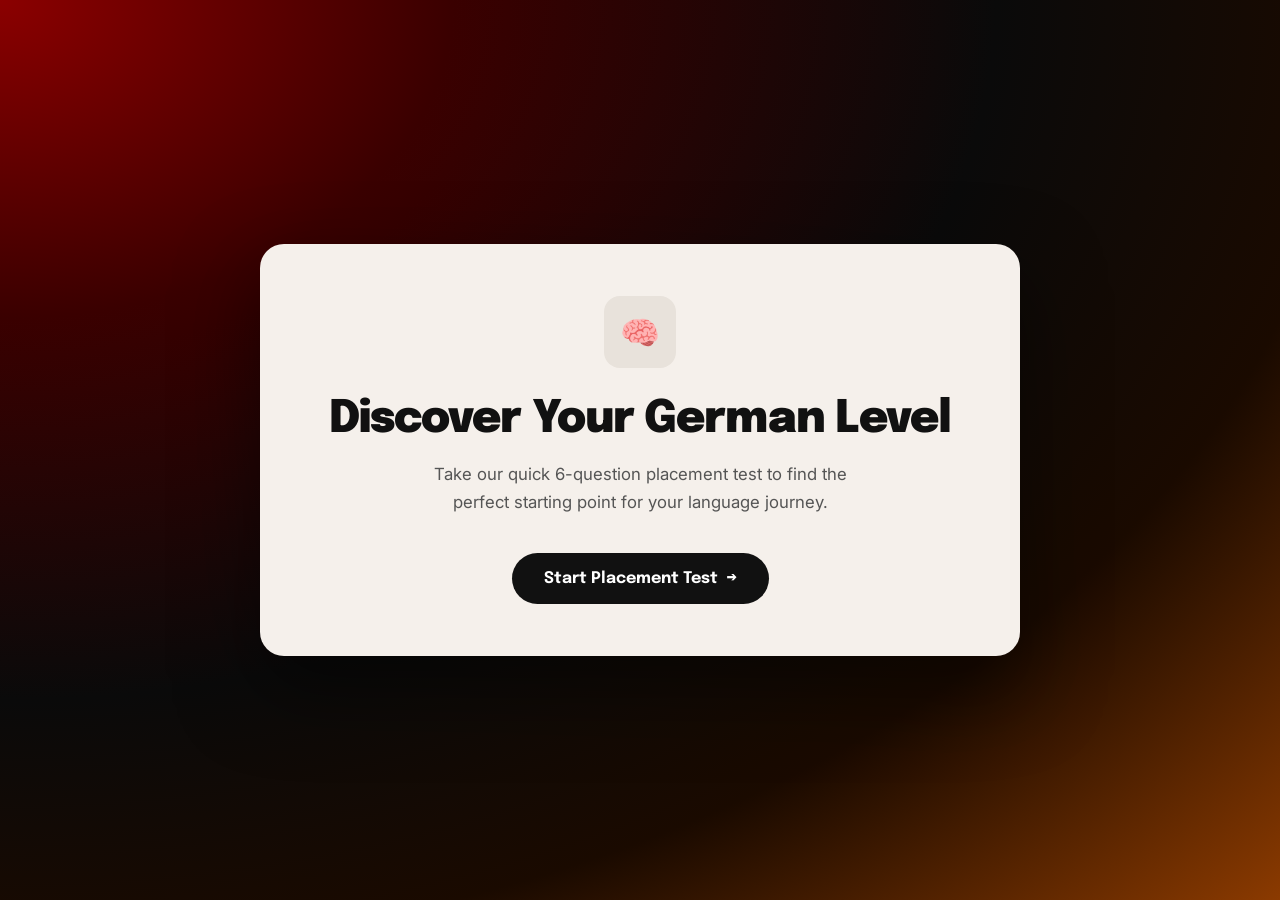
<file: index.html>
<!DOCTYPE html>
<html lang="en">
<head>
<meta charset="UTF-8"/>
<meta name="viewport" content="width=device-width, initial-scale=1.0"/>
<title>Deutsch Lernen</title>
<link href="https://fonts.googleapis.com/css2?family=Epilogue:wght@400;500;600;700;800;900&family=Inter:wght@300;400;500&display=swap" rel="stylesheet"/>
<style>
*,*::before,*::after{box-sizing:border-box;margin:0;padding:0}
html{height:100%}
body{min-height:100vh;font-family:'Inter',sans-serif;background:#0a0a0a;overflow-x:hidden}

/* ── Gradient Background ── */
.app-bg{
  min-height:100vh;width:100%;position:relative;
  display:flex;flex-direction:column;align-items:center;justify-content:flex-start;
  background:radial-gradient(ellipse at top left,#8B0000 0%,#3a0000 25%,#0a0a0a 55%,#1a0a00 75%,#8B3A00 100%);
}

/* ── Screens ── */
.screen{display:none;width:100%;min-height:100vh}
.screen.active{display:flex;flex-direction:column;align-items:center;justify-content:center;padding:32px 20px}

/* ── White Card ── */
.card{
  background:#f5f0eb;border-radius:24px;width:100%;max-width:760px;
  padding:52px;box-shadow:0 32px 80px rgba(0,0,0,0.5);position:relative;
}
@media(max-width:600px){.card{padding:36px 24px;border-radius:18px}}

/* ── Nav Bar ── */
.top-nav{width:100%;max-width:760px;display:flex;align-items:center;justify-content:space-between;padding:20px 4px 4px}
.nav-back{
  display:flex;align-items:center;gap:8px;color:rgba(255,255,255,0.85);
  font-family:'Epilogue',sans-serif;font-size:0.95rem;font-weight:500;
  cursor:pointer;border:none;background:none;transition:color 0.2s;
}
.nav-back:hover{color:#fff}
.nav-title{color:#fff;font-family:'Epilogue',sans-serif;font-weight:700;font-size:1rem;letter-spacing:0.02em}

/* ── Typography ── */
h1{font-family:'Epilogue',sans-serif;font-weight:900;font-size:clamp(2rem,5vw,2.8rem);color:#111;line-height:1.1;letter-spacing:-0.02em}
h2{font-family:'Epilogue',sans-serif;font-weight:900;font-size:clamp(1.6rem,4vw,2.2rem);color:#111;line-height:1.15;letter-spacing:-0.02em}
h3{font-family:'Epilogue',sans-serif;font-weight:700;font-size:1rem;color:#222}
p{color:#555;font-size:0.97rem;line-height:1.65}

/* ── Icon Box ── */
.icon-box{width:72px;height:72px;background:#e8e2db;border-radius:16px;display:flex;align-items:center;justify-content:center;margin:0 auto 28px;font-size:2rem}

/* ── Buttons ── */
.btn-dark{
  display:inline-flex;align-items:center;gap:10px;padding:17px 32px;
  background:#111;color:#fff;font-family:'Epilogue',sans-serif;font-weight:700;
  font-size:1rem;border:none;border-radius:50px;cursor:pointer;transition:all 0.2s;
}
.btn-dark:hover{background:#333;transform:translateY(-1px)}
.btn-dark:active{transform:translateY(0)}
.btn-outline{
  display:inline-flex;align-items:center;gap:8px;padding:13px 26px;
  background:transparent;color:#444;font-family:'Epilogue',sans-serif;font-weight:600;
  font-size:0.9rem;border:1.5px solid #ccc;border-radius:50px;cursor:pointer;transition:all 0.2s;
}
.btn-outline:hover{border-color:#888;color:#111}

/* ── Progress Dots ── */
.prog-dots{display:flex;gap:8px;justify-content:flex-end;margin-bottom:24px}
.dot{width:28px;height:8px;border-radius:4px;background:#ddd;transition:all 0.3s}
.dot.active{background:#111;width:36px}
.dot.done{background:#888}

/* ── Test Label ── */
.q-label{font-family:'Epilogue',sans-serif;font-size:0.72rem;font-weight:700;letter-spacing:0.14em;text-transform:uppercase;color:#888;margin-bottom:14px}
.q-text{font-family:'Epilogue',sans-serif;font-weight:800;font-size:clamp(1.1rem,3vw,1.45rem);color:#111;line-height:1.35;margin-bottom:28px}

/* ── Answers ── */
.answers{display:flex;flex-direction:column;gap:10px;margin-bottom:16px}
.answer-opt{
  width:100%;padding:17px 22px;background:#fff;border:1.5px solid #e0dbd4;
  border-radius:14px;color:#222;font-family:'Inter',sans-serif;font-size:0.97rem;
  font-weight:400;text-align:left;cursor:pointer;transition:all 0.18s;
}
.answer-opt:hover:not(:disabled):not(.correct):not(.wrong){border-color:#999;background:#fafafa}
.answer-opt.selected{border-color:#111;background:#fff;font-weight:500}
.answer-opt.correct{border-color:#16a34a;background:#f0fdf4;color:#15803d;font-weight:600}
.answer-opt.wrong{border-color:#dc2626;background:#fef2f2;color:#b91c1c}
.answer-opt:disabled{cursor:default}

/* ── Hint Box ── */
.hint-box{
  display:none;align-items:flex-start;gap:12px;background:#fffbeb;
  border:1.5px solid #f59e0b;border-radius:12px;padding:14px 18px;margin-bottom:16px;
  animation:fadeUp 0.25s ease;
}
.hint-box.show{display:flex}
.hint-title{font-family:'Epilogue',sans-serif;font-weight:700;font-size:0.85rem;color:#92400e;margin-bottom:3px}
.hint-box p{color:#78350f;font-size:0.88rem;margin:0}

/* ── Result ── */
#screen-result .card{text-align:center}
.result-emoji{font-size:3.5rem;margin-bottom:20px}
.result-level-big{
  font-family:'Epilogue',sans-serif;font-weight:900;font-size:clamp(4rem,12vw,7rem);line-height:1;
  background:linear-gradient(135deg,#8B0000,#cc4400);
  -webkit-background-clip:text;-webkit-text-fill-color:transparent;background-clip:text;margin-bottom:6px;
}
.result-name{font-family:'Epilogue',sans-serif;font-size:0.8rem;font-weight:700;letter-spacing:0.15em;text-transform:uppercase;color:#888;margin-bottom:20px}
.score-chip{display:inline-flex;align-items:center;gap:6px;background:#fff;border:1.5px solid #ddd;border-radius:50px;padding:8px 20px;font-size:0.88rem;font-weight:600;color:#444;margin-bottom:16px}
.result-btns{display:flex;gap:12px;justify-content:center;flex-wrap:wrap;margin-top:4px}

/* ── Modules Screen ── */
#screen-modules{justify-content:flex-start;padding:0}
.modules-wrap{width:100%;max-width:1000px;padding:0 16px 40px;margin:0 auto}
.modules-nav-bar{display:flex;align-items:center;justify-content:space-between;padding:24px 0 16px}
.modules-hero{background:#f5f0eb;border-radius:24px;padding:48px 48px 52px;box-shadow:0 32px 80px rgba(0,0,0,0.5)}
@media(max-width:600px){.modules-hero{padding:32px 22px}}
.curriculum-lbl{font-family:'Epilogue',sans-serif;font-size:0.72rem;font-weight:700;letter-spacing:0.18em;text-transform:uppercase;color:#888;margin-bottom:10px;text-align:center}
.modules-hero h2{text-align:center;margin-bottom:14px}
.modules-hero>p{text-align:center;max-width:520px;margin:0 auto 40px;font-size:0.97rem}
.modules-grid{display:grid;grid-template-columns:repeat(auto-fill,minmax(230px,1fr));gap:16px}
@media(max-width:500px){.modules-grid{grid-template-columns:1fr}}

.module-card{
  background:#fff;border:1.5px solid #e8e2db;border-radius:16px;padding:26px 22px 22px;
  cursor:pointer;transition:all 0.2s;display:flex;flex-direction:column;gap:10px;text-align:left;
}
.module-card:hover{transform:translateY(-3px);box-shadow:0 12px 32px rgba(0,0,0,0.12);border-color:#bbb}
.module-icon{width:40px;height:40px;background:#f0ebe4;border-radius:10px;display:flex;align-items:center;justify-content:center;font-size:1.1rem;margin-bottom:4px}
.module-card h3{font-size:0.95rem;color:#111;line-height:1.4}
.start-row{
  display:flex;align-items:center;gap:8px;font-family:'Epilogue',sans-serif;font-size:0.72rem;
  font-weight:700;letter-spacing:0.1em;text-transform:uppercase;color:#666;
  margin-top:auto;padding-top:10px;border-top:1px solid #ede8e1;
}
.start-icon{width:22px;height:22px;border:1.5px solid #999;border-radius:50%;display:flex;align-items:center;justify-content:center;font-size:0.6rem;color:#666}

/* ── Module Learning Screen ── */
#screen-module{justify-content:flex-start;padding:0 0 60px}
.module-wrap{width:100%;max-width:760px;padding:0 16px}
.module-top-bar{display:flex;align-items:center;justify-content:space-between;padding:24px 0 16px}

/* Notes */
.notes-card{background:#f5f0eb;border-radius:24px;padding:40px 44px;margin-bottom:20px;box-shadow:0 20px 60px rgba(0,0,0,0.4)}
@media(max-width:600px){.notes-card{padding:28px 22px}}
.notes-sub{display:flex;align-items:center;gap:8px;color:#888;font-size:0.88rem;margin-bottom:28px}
.notes-card h2{margin-bottom:10px}
.notes-card h3{font-size:1rem;color:#333;margin:22px 0 8px}
.notes-card p{color:#444;font-size:0.95rem;line-height:1.75;margin-bottom:14px}
.notes-card ul{padding-left:0;margin-bottom:14px;list-style:none}
.notes-card ul li{color:#444;font-size:0.95rem;line-height:1.7;padding:4px 0 4px 20px;position:relative}
.notes-card ul li::before{content:'•';position:absolute;left:4px;color:#888}
.note-box{background:#fff8e8;border-left:3px solid #d97706;border-radius:0 10px 10px 0;padding:14px 18px;margin:16px 0}
.tip-box{background:#fff0f0;border-left:3px solid #cc2200;border-radius:0 10px 10px 0;padding:14px 18px;margin:16px 0}
.box-lbl{font-family:'Epilogue',sans-serif;font-weight:700;font-size:0.78rem;letter-spacing:0.08em;text-transform:uppercase;margin-bottom:4px}
.note-box .box-lbl{color:#b45309}
.tip-box .box-lbl{color:#cc2200}
.note-box p,.tip-box p{color:#555;font-size:0.9rem;margin:0}
.start-practice-wrap{text-align:center;padding:32px 0 8px;border-top:1px solid #e0dbd4;margin-top:32px}

/* Practice */
.practice-card{background:#f5f0eb;border-radius:24px;padding:36px 44px;box-shadow:0 20px 60px rgba(0,0,0,0.4)}
@media(max-width:600px){.practice-card{padding:24px 20px}}
.practice-top{display:flex;align-items:center;justify-content:space-between;margin-bottom:24px}
.practice-lbl{font-family:'Epilogue',sans-serif;font-size:0.72rem;font-weight:700;letter-spacing:0.14em;text-transform:uppercase;color:#888}
.pdots{display:flex;gap:7px}
.pdot{width:26px;height:8px;border-radius:4px;background:#ddd;transition:all 0.3s}
.pdot.active{background:#111;width:34px}
.pdot.done{background:#888}

/* Completion */
.completion-card{
  background:#f5f0eb;border-radius:24px;padding:60px 44px;text-align:center;
  box-shadow:0 20px 60px rgba(0,0,0,0.4);display:none;
}
.completion-card.show{display:block;animation:fadeUp 0.4s ease}
.completion-card h2{margin-bottom:10px}
.completion-card p{margin-bottom:32px}
.completion-btns{display:flex;gap:12px;justify-content:center;flex-wrap:wrap}

/* ── Animations ── */
@keyframes fadeUp{from{opacity:0;transform:translateY(12px)}to{opacity:1;transform:translateY(0)}}
.fade-in{animation:fadeUp 0.35s ease both}

::-webkit-scrollbar{width:5px}
::-webkit-scrollbar-track{background:transparent}
::-webkit-scrollbar-thumb{background:rgba(255,255,255,0.15);border-radius:3px}
</style>
</head>
<body>
<div class="app-bg">

<!-- ══════════════════════════════
     SCREEN 1: WELCOME
══════════════════════════════ -->
<div class="screen active" id="screen-welcome">
  <div class="card fade-in" style="text-align:center">
    <div class="icon-box">🧠</div>
    <h1>Discover Your German Level</h1>
    <p style="max-width:420px;margin:16px auto 36px;font-size:1.05rem">
      Take our quick 6-question placement test to find the perfect starting point for your language journey.
    </p>
    <button class="btn-dark" onclick="startTest()">Start Placement Test &nbsp;→</button>
  </div>
</div>

<!-- ══════════════════════════════
     SCREEN 2: PLACEMENT TEST
══════════════════════════════ -->
<div class="screen" id="screen-test">
  <div class="top-nav">
    <div style="width:60px"></div>
    <span class="nav-title">Placement Test</span>
    <div style="width:60px"></div>
  </div>
  <div class="card fade-in">
    <div class="prog-dots" id="testDots"></div>
    <div class="q-label" id="testLabel">QUESTION 1 OF 6</div>
    <p class="q-text" id="testQ"></p>
    <div class="answers" id="testAnswers"></div>
    <div class="hint-box" id="testHint">
      <div><div class="hint-title">Hint</div><p id="testHintText"></p></div>
    </div>
    <div style="display:flex;justify-content:flex-end;margin-top:8px">
      <button class="btn-dark" id="testSubmit" onclick="submitTest()" disabled>Submit →</button>
    </div>
  </div>
</div>

<!-- ══════════════════════════════
     SCREEN 3: RESULT
══════════════════════════════ -->
<div class="screen" id="screen-result">
  <div class="card fade-in">
    <div class="result-emoji">🎯</div>
    <div class="score-chip">⭐ <span id="resultScore">0 / 6 correct</span></div>
    <p style="font-size:0.8rem;color:#888;text-transform:uppercase;letter-spacing:0.12em;margin-bottom:6px">Your Level</p>
    <div class="result-level-big" id="resultBig">A1</div>
    <div class="result-name" id="resultName">Beginner</div>
    <p id="resultDesc" style="max-width:400px;margin:0 auto 32px"></p>
    <div class="result-btns">
      <button class="btn-dark" onclick="goToModules()">Go to My Modules →</button>
      <button class="btn-outline" onclick="startTest()">↺ Retake Test</button>
    </div>
  </div>
</div>

<!-- ══════════════════════════════
     SCREEN 4: MODULES
══════════════════════════════ -->
<div class="screen" id="screen-modules">
  <div class="modules-wrap">
    <div class="modules-nav-bar">
      <button class="nav-back" onclick="showScreen('screen-result')">← Back</button>
      <span class="nav-title" id="modulesNavTitle">Level A1</span>
      <div style="width:60px"></div>
    </div>
    <div class="modules-hero fade-in">
      <p class="curriculum-lbl">CURRICULUM</p>
      <h2 id="modulesTitle">Level A1 Modules</h2>
      <p id="modulesSubtitle"></p>
      <div class="modules-grid" id="modulesGrid"></div>
    </div>
  </div>
</div>

<!-- ══════════════════════════════
     SCREEN 5: MODULE
══════════════════════════════ -->
<div class="screen" id="screen-module">
  <div class="module-wrap">
    <div class="module-top-bar">
      <button class="nav-back" onclick="showScreen('screen-modules')">← Back</button>
      <span class="nav-title" id="moduleNavTitle">Module</span>
      <div style="width:60px"></div>
    </div>

    <!-- Notes -->
    <div class="notes-card fade-in" id="notesCard">
      <div class="notes-sub">
        <svg width="16" height="16" fill="none" stroke="currentColor" viewBox="0 0 24 24"><path stroke-linecap="round" stroke-linejoin="round" stroke-width="2" d="M12 6.253v13m0-13C10.832 5.477 9.246 5 7.5 5S4.168 5.477 3 6.253v13C4.168 18.477 5.754 18 7.5 18s3.332.477 4.5 1.253m0-13C13.168 5.477 14.754 5 16.5 5c1.747 0 3.332.477 4.5 1.253v13C19.832 18.477 18.247 18 16.5 18c-1.746 0-3.332.477-4.5 1.253"/></svg>
        Study the notes below, then test your knowledge.
      </div>
      <div id="notesBody"></div>
      <div class="start-practice-wrap">
        <button class="btn-dark" onclick="startPractice()">Start Practice →</button>
      </div>
    </div>

    <!-- Practice -->
    <div class="practice-card fade-in" id="practiceCard" style="display:none">
      <div class="practice-top">
        <span class="practice-lbl">PRACTICE</span>
        <div class="pdots" id="pdots"></div>
      </div>
      <p class="q-text" id="practiceQ"></p>
      <div class="answers" id="practiceAnswers"></div>
      <div class="hint-box" id="practiceHint">
        <div><div class="hint-title">Hint</div><p id="practiceHintTxt"></p></div>
      </div>
      <div style="display:flex;justify-content:flex-end;margin-top:16px">
        <button class="btn-dark" id="practiceSubmit" onclick="submitPractice()" disabled>Submit →</button>
      </div>
    </div>

    <!-- Completion -->
    <div class="completion-card" id="completionCard">
      <div style="font-size:3rem;margin-bottom:20px">🏆</div>
      <h2>Module Complete!</h2>
      <p id="completionMsg"></p>
      <div class="completion-btns">
        <button class="btn-dark" id="nextModBtn">Next Module →</button>
        <button class="btn-outline" onclick="showScreen('screen-modules')">← All Modules</button>
      </div>
    </div>
  </div>
</div>

</div><!-- /app-bg -->

<script>
// ═══════════════════ DATA ═══════════════════

const PLACEMENT=[
  {text:'How do you say "Good morning" in German?',opts:['Guten Abend','Guten Morgen','Gute Nacht','Auf Wiedersehen'],correct:1,hint:'"Morgen" is the German word for morning.'},
  {text:'Fill in: "Ich ___ Student." (I am a student.)',opts:['ist','bist','bin','sind'],correct:2,hint:'"Ich" uses "bin" — first-person singular of sein (to be).'},
  {text:'Which uses the Perfekt tense correctly?',opts:['Ich habe gestern ins Kino gegangen.','Ich bin gestern ins Kino gegangen.','Ich war gestern ins Kino gegangen.','Ich hatte gestern ins Kino gegangen.'],correct:1,hint:'Movement verbs like gehen use "sein" as auxiliary in Perfekt, not "haben".'},
  {text:'Correct word order: "Obwohl es regnete, ___."',opts:['...gingen wir spazieren.','...wir gingen spazieren.','...spazieren gingen wir.','...wir spazieren gingen.'],correct:0,hint:'After "obwohl" verb-final order applies; the following main clause uses V2 order.'},
  {text:'"Seine Aussagen entbehrten jeder ___." (His statements lacked any basis.)',opts:['Grundlage','Untergrund','Fundament','Hintergrund'],correct:0,hint:'"Grundlage" = basis/foundation abstractly. "Einer Sache entbehren" = to lack.'},
  {text:'Correct Konjunktiv II in formal reported speech:',opts:['Er sagte, er geht morgen.','Er sagte, er würde morgen gehen.','Er sagte, er geht morgen gehen.','Er sagte, er ist morgen gegangen.'],correct:1,hint:'"Würde + infinitive" signals reported/distanced content in indirect speech.'}
];

const LEVEL_INFO={
  A1:{name:'Beginner',desc:"You're just starting out — exciting! Your A1 modules will build a solid foundation with greetings, grammar, and everyday vocabulary.",sub:"Master the fundamentals of A1 German. Complete the modules sequentially to build a strong foundation."},
  B1:{name:'Intermediate',desc:"Good grasp of the basics! Your B1 modules help you express ideas, handle everyday situations, and tackle more complex grammar.",sub:"Expand your German with B1 grammar, tenses, and natural expression. Work through each module to level up your fluency."},
  C1:{name:'Advanced',desc:"Impressive command of German! Your C1 modules will sharpen nuance, formal writing, and complex grammatical structures.",sub:"Refine your German to near-native precision — advanced grammar, formal register, and idiomatic expression."}
};

const MODULES={
  A1:[
    {title:'Greetings & Introductions',sub:'Hello, names, and basic phrases',
     notes:`<h2>Greetings & Introductions</h2><p>In German, greetings depend on time of day and formality level.</p><ul><li><strong>Guten Morgen</strong> — Good morning (until noon)</li><li><strong>Guten Tag</strong> — Good day / Hello (formal)</li><li><strong>Guten Abend</strong> — Good evening</li><li><strong>Hallo</strong> — Hello (informal)</li><li><strong>Tschüss / Auf Wiedersehen</strong> — Goodbye (informal / formal)</li></ul><div class="note-box"><div class="box-lbl">Note:</div><p>"Guten Tag" is a safe all-purpose formal greeting. Use "Hallo" only with friends or peers.</p></div><p>To introduce yourself:</p><ul><li><strong>Ich heiße …</strong> — My name is …</li><li><strong>Ich bin …</strong> — I am …</li><li><strong>Wie heißen Sie?</strong> — What is your name? (formal)</li><li><strong>Wie heißt du?</strong> — What is your name? (informal)</li></ul><div class="tip-box"><div class="box-lbl">Tip:</div><p>Use "Sie" (capital S) with strangers, teachers, or professionals. Use "du" with friends and family.</p></div><p>To ask where someone is from: <strong>Woher kommen Sie?</strong> — Answer: <strong>Ich komme aus Deutschland.</strong></p>`,
     questions:[
       {q:'What does "Guten Morgen" mean?',opts:['Good evening','Good night','Good morning','Good afternoon'],correct:2,hint:'"Morgen" = morning.'},
       {q:'How do you say "My name is Maria"?',opts:['Ich bin Maria heißt.','Ich heiße Maria.','Maria bin ich heiße.','Mein Name heiße Maria.'],correct:1,hint:'"Ich heiße" = "I am called".'},
       {q:'Which greeting is INFORMAL?',opts:['Guten Tag','Guten Morgen','Hallo','Guten Abend'],correct:2,hint:'"Hallo" is the casual everyday greeting.'},
       {q:'Meeting your professor — which pronoun?',opts:['du','ihr','Sie','dich'],correct:2,hint:'"Sie" (capital S) is the formal address in German.'},
       {q:'How do you say "Goodbye" formally?',opts:['Tschüss','Ciao','Hallo','Auf Wiedersehen'],correct:3,hint:'"Auf Wiedersehen" = "until we see each other again".'}
     ]},
    {title:'Numbers & Colors',sub:'Count 1–100, name basic colors',
     notes:`<h2>Numbers & Colors</h2><p>Numbers and colors are essential early vocabulary.</p><h3>Numbers 1–20</h3><ul><li>1–10: <strong>eins, zwei, drei, vier, fünf, sechs, sieben, acht, neun, zehn</strong></li><li>11–20: <strong>elf, zwölf, dreizehn, vierzehn, fünfzehn, sechzehn, siebzehn, achtzehn, neunzehn, zwanzig</strong></li></ul><div class="note-box"><div class="box-lbl">Note:</div><p>Numbers above 20 are "units + und + tens": 21 = <strong>einundzwanzig</strong>.</p></div><h3>Common Colors</h3><ul><li>rot · blau · gelb · grün · schwarz · weiß · grau · braun</li></ul><div class="tip-box"><div class="box-lbl">Tip:</div><p>Colors as adjectives change by gender: "Ein rotes Auto" (neuter), "eine rote Rose" (feminine).</p></div>`,
     questions:[
       {q:'German word for the number 7?',opts:['Sechs','Acht','Sieben','Neun'],correct:2,hint:'Count: eins, zwei, drei, vier, fünf, sechs, sieben.'},
       {q:'How do you say "black"?',opts:['Weiß','Rot','Grün','Schwarz'],correct:3,hint:'The German flag is schwarz-rot-gold.'},
       {q:'What is 21 in German?',opts:['Zwanzigein','Einundzwanzig','Einzwanzig','Zwanzigeins'],correct:1,hint:'German: unit + und + ten.'},
       {q:'Which word means "yellow"?',opts:['Gelb','Grau','Blau','Braun'],correct:0,hint:'The color of the sun.'},
       {q:'"Three hundred" in German?',opts:['Dreizehn','Dreißig','Dreihundert','Dreiundert'],correct:2,hint:'"Hundert" = hundred. Drei + hundert.'}
     ]},
    {title:'Articles & Gender',sub:'der, die, das — noun gender',
     notes:`<h2>Articles & Gender</h2><p>Every German noun has gender: masculine (der), feminine (die), or neuter (das). Learn the article with the noun.</p><ul><li><strong>der</strong> — masculine: der Mann (the man)</li><li><strong>die</strong> — feminine: die Frau (the woman)</li><li><strong>das</strong> — neuter: das Kind (the child)</li></ul><div class="note-box"><div class="box-lbl">Note:</div><p>Indefinite articles: <strong>ein</strong> (m/n), <strong>eine</strong> (f). Example: ein Mann, eine Frau, ein Kind.</p></div><p>Gender patterns:</p><ul><li>Endings <strong>-ung, -heit, -keit, -schaft</strong> → always feminine (die)</li><li>Endings <strong>-chen, -lein</strong> → always neuter (das)</li><li>Male persons/professions → usually masculine (der)</li></ul><div class="tip-box"><div class="box-lbl">Tip:</div><p>Always learn "der Tisch", not just "Tisch". The article saves you a lot of trouble later!</p></div>`,
     questions:[
       {q:'Article for "Frau" (woman)?',opts:['der','das','die','ein'],correct:2,hint:'"Frau" is feminine — female persons use "die".'},
       {q:'Ending that signals feminine noun?',opts:['-chen','-heit','-lein','-ig'],correct:1,hint:'-heit, -keit, -schaft, -ung are always feminine.'},
       {q:'Article for neuter nouns?',opts:['der','die','das','den'],correct:2,hint:'der (m), die (f), das (n).'},
       {q:'"Das Mädchen" uses "das" because:',opts:['Girls are neuter','It ends in -chen — always neuter','It is an exception','Southern German rule'],correct:1,hint:'-chen and -lein endings always make nouns neuter.'},
       {q:'Indefinite article for a masculine noun?',opts:['eine','ein','der','eines'],correct:1,hint:'Masculine and neuter share "ein".'}
     ]},
    {title:'Everyday Verbs',sub:'sein, haben, machen, gehen',
     notes:`<h2>Everyday Verbs</h2><p>German verbs conjugate based on the subject. These are the most essential verbs.</p><h3>sein (to be)</h3><ul><li>ich bin · du bist · er/sie/es ist · wir sind · ihr seid · sie/Sie sind</li></ul><h3>haben (to have)</h3><ul><li>ich habe · du hast · er/sie/es hat · wir haben · ihr habt · sie/Sie haben</li></ul><div class="note-box"><div class="box-lbl">Note:</div><p>"sein" and "haben" are irregular — they must be memorized.</p></div><p>Regular verbs follow stem + ending:</p><ul><li><strong>machen</strong>: ich mache, du machst, er macht</li><li><strong>gehen</strong>: ich gehe, du gehst, er geht</li><li><strong>kommen</strong>: ich komme, du kommst, er kommt</li></ul><div class="tip-box"><div class="box-lbl">Tip:</div><p>The verb always comes SECOND in a German statement. "Heute <strong>gehe</strong> ich." — even when not the subject comes first!</p></div>`,
     questions:[
       {q:'Correct form of "sein" for "ich"?',opts:['ist','seid','sind','bin'],correct:3,hint:'"sein" is irregular: ich bin, du bist, er ist.'},
       {q:'"Er ___ einen Bruder." (He has a brother.)',opts:['bin','hat','hast','haben'],correct:1,hint:'"Er" = 3rd person singular → "haben" becomes "hat".'},
       {q:'Correct German word order?',opts:['Ich heute gehe.','Gehe ich heute.','Ich gehe heute.','Heute ich gehe.'],correct:2,hint:'Verb must be in second position.'},
       {q:'What does "machen" mean?',opts:['to go','to come','to say','to do / make'],correct:3,hint:'"Ich mache Hausaufgaben" = I do homework.'},
       {q:'"Wir ___ aus Berlin."',opts:['komme','kommt','kommen','kommst'],correct:2,hint:'"Wir" uses the same ending as the infinitive: -en.'}
     ]},
    {title:'Family & People',sub:'Describe family members',
     notes:`<h2>Family & People</h2><p>Essential family vocabulary in German:</p><ul><li>die Mutter — mother · der Vater — father</li><li>die Eltern — parents · das Kind — child</li><li>der Bruder — brother · die Schwester — sister</li><li>die Großmutter / Oma · der Großvater / Opa</li><li>der Onkel — uncle · die Tante — aunt</li></ul><div class="note-box"><div class="box-lbl">Note:</div><p>"Geschwister" = siblings (plural only). "Ich habe Geschwister" = I have siblings.</p></div><p>Describing people:</p><ul><li>Mein Vater ist groß und freundlich.</li><li>Meine Schwester ist jung.</li></ul><div class="tip-box"><div class="box-lbl">Tip:</div><p>Possessive adjectives change by gender: "mein Bruder" (m) vs "meine Schwester" (f).</p></div>`,
     questions:[
       {q:'German for "mother"?',opts:['die Tochter','der Vater','die Mutter','die Schwester'],correct:2,hint:'"Mutter" sounds similar to "mother"!'},
       {q:'"my brother" in German?',opts:['meine Bruder','meinen Bruder','mein Bruder','der mein Bruder'],correct:2,hint:'"Bruder" is masculine → "mein" (nominative, no extra ending).'},
       {q:'"Geschwister" means:',opts:['parents','grandparents','siblings','cousins'],correct:2,hint:'"Geschwister" is always plural — brothers and/or sisters.'},
       {q:'What does "der Großvater" mean?',opts:['great-uncle','grandfather','great-grandfather','uncle'],correct:1,hint:'"Groß" = big/great, "Vater" = father.'},
       {q:'"Meine Schwester ___ jung."',opts:['haben','bin','sind','ist'],correct:3,hint:'"Schwester" is feminine singular → "ist".'}
     ]}
  ],
  B1:[
    {title:'Perfekt Tense',sub:'Talking about past events naturally',
     notes:`<h2>The Perfekt Tense</h2><p>The Perfekt is the most common way to talk about the past in spoken German. Structure: <strong>haben/sein + Partizip II</strong></p><ul><li>Ich <strong>habe</strong> das Buch gelesen.</li><li>Er <strong>ist</strong> nach Hause gegangen.</li></ul><div class="note-box"><div class="box-lbl">Note:</div><p>Use <strong>sein</strong> with movement/change-of-state verbs: gehen, kommen, fahren, fliegen, werden, bleiben.</p></div><h3>Forming Partizip II</h3><ul><li>Regular: ge- + stem + -(e)t → gemacht, gespielt</li><li>Irregular: ge- + changed stem + -en → gegessen, geschrieben</li><li>Prefixed verbs (be-, er-, ver-): no extra ge- → besucht, erklärt</li></ul><div class="tip-box"><div class="box-lbl">Tip:</div><p>Partizip II always goes to the END: "Ich habe gestern viel <em>gearbeitet</em>."</p></div>`,
     questions:[
       {q:'Auxiliary for "fahren" in Perfekt?',opts:['haben','sein','werden','können'],correct:1,hint:'"fahren" is a movement verb — use "sein".'},
       {q:'Partizip II of "machen"?',opts:['gemacht','gegemacht','macht','gemachen'],correct:0,hint:'Regular: ge- + stem + -t. Mach+t = gemacht.'},
       {q:'Where does Partizip II go?',opts:['At the start','After the subject','Second position','At the very end'],correct:3,hint:'Partizip II is always sentence-final.'},
       {q:'Correct sentence?',opts:['Ich habe nach Hause gegangen.','Ich bin nach Hause gegangen.','Ich sein nach Hause gegangen.','Ich habe nach Hause geht.'],correct:1,hint:'"gehen" is a movement verb → takes "sein".'},
       {q:'Partizip II of "schreiben"?',opts:['geschreibt','schrieben','geschrieben','gewriten'],correct:2,hint:'"schreiben" is irregular: schrieb → geschrieben.'}
     ]},
    {title:'Modal Verbs',sub:'können, müssen, dürfen, wollen',
     notes:`<h2>Modal Verbs</h2><p>Modal verbs express ability, permission, necessity, or desire. Always paired with an infinitive at the end.</p><ul><li><strong>können</strong> — can / to be able to</li><li><strong>müssen</strong> — must / to have to</li><li><strong>dürfen</strong> — may / to be allowed to</li><li><strong>wollen</strong> — to want to</li><li><strong>sollen</strong> — should / to be supposed to</li><li><strong>möchten</strong> — would like to (polite)</li></ul><div class="note-box"><div class="box-lbl">Note:</div><p>Modal verbs are irregular in singular: ich <strong>kann</strong>, du <strong>kannst</strong>, er <strong>kann</strong>.</p></div><p>Structure: <strong>Modal (position 2) + … + Infinitive (end)</strong></p><ul><li>Ich <strong>muss</strong> heute Abend <em>arbeiten</em>.</li><li>Kannst du mir <em>helfen</em>?</li></ul><div class="tip-box"><div class="box-lbl">Tip:</div><p>"nicht müssen" = don't have to. "nicht dürfen" = not allowed to. Very different meanings!</p></div>`,
     questions:[
       {q:'Modal meaning "to be allowed to"?',opts:['müssen','können','dürfen','sollen'],correct:2,hint:'"Darf ich...?" = the classic permission question.'},
       {q:'"Er ___ heute nicht kommen."',opts:['will','darf','kann','muss'],correct:2,hint:'"Können" = ability/possibility.'},
       {q:'Correct word order with modal?',opts:['Ich arbeiten muss heute.','Ich muss heute arbeiten.','Ich muss arbeiten heute.','Heute ich muss arbeiten.'],correct:1,hint:'Modal in position 2, infinitive at the end.'},
       {q:'"Möchten" most closely means:',opts:['to have to','to be able to','would like to','should'],correct:2,hint:'"Ich möchte..." = polite desire.'},
       {q:'"Du musst nicht kommen" means:',opts:["You can't come","You shouldn't come","You don't have to come","You must not come"],correct:2,hint:'"Müssen" negated = "don\'t have to".'}
     ]},
    {title:'Subordinate Clauses',sub:'weil, obwohl, dass, wenn',
     notes:`<h2>Subordinate Clauses</h2><p>Subordinate clauses give extra information. Key rule: <strong>verb goes to the END</strong>.</p><ul><li><strong>weil</strong> (because): Ich lerne Deutsch, weil es interessant <em>ist</em>.</li><li><strong>obwohl</strong> (although): Sie kommt, obwohl sie müde <em>ist</em>.</li><li><strong>dass</strong> (that): Ich weiß, dass er Recht <em>hat</em>.</li><li><strong>wenn</strong> (when/if): Wenn es regnet, bleibe ich zu Hause.</li></ul><div class="note-box"><div class="box-lbl">Note:</div><p>Subordinate clauses are ALWAYS separated by a comma. Non-optional in German!</p></div><div class="tip-box"><div class="box-lbl">Tip:</div><p>If the sub-clause comes first, the main clause inverts: "Weil es regnet, <strong>bleibe ich</strong> zu Hause."</p></div>`,
     questions:[
       {q:'Conjunction for a causal clause?',opts:['obwohl','wenn','weil','dass'],correct:2,hint:'"Weil" = because.'},
       {q:'Where does verb go in "weil" clause?',opts:['Second position','First position','At the end','Directly after weil'],correct:2,hint:'Subordinating conjunctions push verb to the very end.'},
       {q:'Correct sentence?',opts:['Ich bleibe zuhause, weil regnet es.','Ich bleibe zuhause, weil es regnet.','Ich bleibe zuhause, weil es regnen.','Ich bleibe zuhause weil es regnet.'],correct:1,hint:'Verb-final + comma before "weil".'},
       {q:'"Obwohl" means:',opts:['because','that','if','although'],correct:3,hint:'"Obwohl er krank ist, kommt er." = although he is sick, he comes.'},
       {q:'"Ich weiß, dass ___."',opts:['er kommt','kommt er','er kommen','kommt er ist'],correct:0,hint:'In a "dass" clause, conjugated verb goes at the end.'}
     ]},
    {title:'Prepositions & Cases',sub:'Accusative vs. Dative in context',
     notes:`<h2>Prepositions & Cases</h2><p>German prepositions require specific cases.</p><h3>Always Accusative</h3><ul><li>durch, für, gegen, ohne, um — memory: <strong>DOGFU</strong></li></ul><h3>Always Dative</h3><ul><li>aus, bei, mit, nach, seit, von, zu, gegenüber</li></ul><div class="note-box"><div class="box-lbl">Note:</div><p>Two-way prepositions (in, an, auf, über, unter, vor, hinter, neben, zwischen): Accusative for movement, Dative for location.</p></div><div class="tip-box"><div class="box-lbl">Tip:</div><p>Ask: movement (where to? → Accusative) or location (where? → Dative). "auf den Tisch legen" vs "auf dem Tisch liegen".</p></div>`,
     questions:[
       {q:'Preposition that always takes Accusative?',opts:['mit','bei','für','zu'],correct:2,hint:'"Für" is one of DOGFU.'},
       {q:'"Ich fahre in die Stadt" — why Accusative?',opts:["Always accusative","'in' shows movement","Follows a modal","Fixed expression"],correct:1,hint:'Two-way prepositions: movement → Accusative.'},
       {q:'"Ich gehe ___ Supermarkt."',opts:['in den','in dem','in das','zum'],correct:3,hint:'"Zum" = zu + dem. "Zu" always takes Dative.'},
       {q:'Dative-only preposition?',opts:['durch','ohne','mit','für'],correct:2,hint:'"Mit" always takes Dative.'},
       {q:'"Das Buch liegt auf ___ Tisch." (location)',opts:['dem','den','des','die'],correct:0,hint:'Location → Dative. Tisch is masculine → "dem".'}
     ]},
    {title:'Opinion & Argument',sub:'Express views and debate in German',
     notes:`<h2>Expressing Opinions in German</h2><p>Key B1 phrases for expressing and countering arguments:</p><h3>Giving Your Opinion</h3><ul><li>Ich finde, dass… (I find/think that…)</li><li>Meiner Meinung nach… (In my opinion…)</li><li>Ich bin der Meinung, dass… (I am of the opinion that…)</li><li>Ich glaube/denke, dass… (I believe/think that…)</li></ul><h3>Agreeing & Disagreeing</h3><ul><li>Das stimmt. / Genau. (That's right. / Exactly.)</li><li>Da bin ich anderer Meinung. (I disagree.)</li><li>Ich sehe das anders. (I see it differently.)</li></ul><div class="note-box"><div class="box-lbl">Note:</div><p>"Meiner Meinung nach" — "nach" always comes at the END of this fixed phrase.</p></div><div class="tip-box"><div class="box-lbl">Tip:</div><p>Structure your argument: State view → Give reason (weil/denn) → Give example (zum Beispiel).</p></div>`,
     questions:[
       {q:'What does "Meiner Meinung nach" mean?',opts:['After my opinion','In my opinion','My opinion is','I have an opinion'],correct:1,hint:'"Meinung" = opinion. Fixed phrase.'},
       {q:'Which phrase expresses DISAGREEMENT?',opts:['Das stimmt.','Genau!','Ich sehe das anders.','Ich finde auch.'],correct:2,hint:'"Anders" = differently.'},
       {q:'"Ich finde, ___ das gut ist."',opts:['weil','dass','obwohl','wenn'],correct:1,hint:'"Ich finde, dass..." introduces opinion with "dass".'},
       {q:'"Denn" is used to:',opts:['end a sentence','show contrast','give a reason (no verb-final)','ask a question'],correct:2,hint:'"Denn" = because, but verb stays in V2 position.'},
       {q:'Which means "I think"?',opts:['Ich hoffe','Ich weiß','Ich denke','Ich soll'],correct:2,hint:'"Denken" = to think.'}
     ]}
  ],
  C1:[
    {title:'Konjunktiv II',sub:'Reported speech & hypothetical mood',
     notes:`<h2>Konjunktiv II</h2><p>Expresses hypotheticals, wishes, polite requests, and reported speech.</p><h3>Formation</h3><ul><li><strong>würde + Infinitiv</strong>: Ich würde gerne kommen.</li><li>Strong forms: wäre (sein), hätte (haben), könnte (können), müsste (müssen)</li></ul><div class="note-box"><div class="box-lbl">Note:</div><p>In formal writing, prefer synthetic forms: "Er käme" not "Er würde kommen".</p></div><h3>Key Uses</h3><ul><li>Hypotheticals: Wenn ich Zeit hätte, würde ich reisen.</li><li>Polite requests: Könnten Sie mir bitte helfen?</li><li>Reported speech: Er sagte, er käme später.</li><li>Wishes: Wenn ich nur mehr Deutsch spräche!</li></ul><div class="tip-box"><div class="box-lbl">Tip:</div><p>Konjunktiv I is preferred in formal reported speech; use Konjunktiv II when Konjunktiv I is identical to indicative.</p></div>`,
     questions:[
       {q:'Konjunktiv II form of "sein"?',opts:['sei','würde sein','wäre','gewesen'],correct:2,hint:'"wäre" is the strong Konjunktiv II of "sein".'},
       {q:'Polite request using Konjunktiv II?',opts:['Helfen Sie mir!','Können Sie mir helfen?','Könnten Sie mir helfen?','Sie helfen mir.'],correct:2,hint:'"Könnten" = Konjunktiv II of "können" — softens the request.'},
       {q:'In a conditional sentence, Konjunktiv II appears:',opts:['only in main clause','only in wenn-clause','in both clauses','in neither'],correct:2,hint:'"Wenn ich Zeit hätte, würde ich kommen." — both clauses.'},
       {q:'"Er käme" is used in reported speech because:',opts:["It's Konjunktiv I","It's Perfekt of kommen","It's Konjunktiv II signalling reported content","It's irregular present"],correct:2,hint:'"Käme" = Konjunktiv II of "kommen" in indirect speech.'},
       {q:'Formal alternative to "Er würde kommen":',opts:['Er kann kommen','Er käme','Er ist gekommen','Er kommt'],correct:1,hint:'In formal writing, synthetic form "käme" is preferred.'}
     ]},
    {title:'Passive Voice',sub:'Vorgangspassiv and Zustandspassiv',
     notes:`<h2>Passive Voice</h2><p>German has two passives: Vorgangspassiv (process) and Zustandspassiv (result state).</p><h3>Vorgangspassiv</h3><ul><li>werden + Partizip II: Das Haus wird gebaut.</li><li>Past: Der Brief wurde geschrieben.</li></ul><h3>Zustandspassiv</h3><ul><li>sein + Partizip II: Das Haus ist gebaut. (finished state)</li></ul><div class="note-box"><div class="box-lbl">Note:</div><p>Agent expressed with "von + Dative". Use "durch + Accusative" for indirect agents in formal German.</p></div><div class="tip-box"><div class="box-lbl">Tip:</div><p>"Die Tür ist geöffnet" can be state passive OR adjective predicate. Context clarifies.</p></div>`,
     questions:[
       {q:'Auxiliary for Vorgangspassiv?',opts:['sein','haben','werden','lassen'],correct:2,hint:'"Werden" + Partizip II = process passive.'},
       {q:'"Das Auto ist repariert." — This is:',opts:['Vorgangspassiv','Zustandspassiv','Perfekt aktiv','Konjunktiv II'],correct:1,hint:'"Sein + Partizip II" = resulting state.'},
       {q:'How to express the agent in passive?',opts:['mit + Dative','von + Dative','durch + Nominative','für + Accusative'],correct:1,hint:'"von" + Dative.'},
       {q:'Perfekt passive of "Man hat das Fenster geöffnet":',opts:['Das Fenster hat geöffnet worden.','Das Fenster wurde geöffnet.','Das Fenster ist geöffnet worden.','Das Fenster ist geöffnet.'],correct:2,hint:'Perfekt passive = sein + Partizip II + worden.'},
       {q:'"Durch" vs "von" in passive:',opts:['direct agent','indirect means/cause','time of action','location'],correct:1,hint:'"Durch" = indirect cause, not intentional agent.'}
     ]},
    {title:'Extended Participial Phrases',sub:'Complex noun-phrase constructions',
     notes:`<h2>Extended Participial Phrases</h2><p>Formal German compresses relative clauses into participial phrases before the noun — sandwiched between article and noun.</p><p><strong>Relative clause:</strong> der Mann, der das Buch geschrieben hat<br/><strong>Participial phrase:</strong> der das Buch geschrieben habende Mann</p><div class="note-box"><div class="box-lbl">Note:</div><p>Structure: article + [all modifiers + Partizip I or II + adjective ending] + noun.</p></div><h3>Which Participle</h3><ul><li><strong>Partizip I</strong> (active, ongoing): das schlafende Kind</li><li><strong>Partizip II</strong> (passive, completed): das gebaute Haus</li></ul><div class="tip-box"><div class="box-lbl">Tip:</div><p>Common in newspapers, legal texts, and academic writing. Identify the article first, then find the participle just before the noun.</p></div>`,
     questions:[
       {q:'"Das weinende Kind" — what is "weinende"?',opts:['Partizip II as adjective','Partizip I as adjective','An infinitive','Past tense form'],correct:1,hint:'Partizip I = stem + -end + adjective ending.'},
       {q:'Partizip I of "arbeiten"?',opts:['gearbeitet','gearbeiten','arbeitend','arbeitete'],correct:2,hint:'Partizip I = stem + -d. arbeiten → arbeitend.'},
       {q:'"Der von vielen gelesene Roman" means:',opts:['The novel read by many','The novel reading many','The novel that reads many','A novel about readers'],correct:0,hint:'"Gelesen" = Partizip II functioning as passive adjective.'},
       {q:'Extended participial phrases are most common in:',opts:['Informal speech','Academic and newspaper language',"Children's books",'Text messages'],correct:1,hint:'Hallmark of formal written German.'},
       {q:'"Der gerade ___ Zug" (the just-arriving train):',opts:['ankommend Zug','ankommende Zug','ankommendes Zug','ankommen Zug'],correct:1,hint:'"Zug" is masculine nominative → adjective ending -e.'}
     ]},
    {title:'Register & Formality',sub:'Academic, formal and business German',
     notes:`<h2>Register & Formality</h2><p>At C1, register awareness is crucial. German has distinct formal and informal registers.</p><h3>Key Distinctions</h3><ul><li><strong>du / Sie</strong>: informal vs. formal</li><li><strong>Vocabulary</strong>: "kriegen" (informal) → "erhalten" (formal)</li><li><strong>Tense</strong>: Präteritum preferred over Perfekt in writing</li><li><strong>Passive</strong>: more common in academic/official texts</li></ul><div class="note-box"><div class="box-lbl">Note:</div><p>Avoid contractions in formal writing: "Ich hab's" → "Ich habe es". "Wegen dem" (colloquial) → "wegen des" (correct genitive).</p></div><h3>Formal Equivalents</h3><ul><li>kriegen → erhalten / bekommen</li><li>machen → durchführen / realisieren</li><li>sagen → mitteilen / informieren</li></ul><div class="tip-box"><div class="box-lbl">Tip:</div><p>Präteritum of modals is preferred even in spoken formal contexts: "Ich wollte fragen..." not "Ich habe fragen wollen..."</p></div>`,
     questions:[
       {q:'Formal equivalent of "kriegen":',opts:['bekommen','nehmen','holen','erhalten'],correct:3,hint:'"Erhalten" is most formal for "to receive".'},
       {q:'Preferred past tense in formal writing?',opts:['Plusquamperfekt','Futur II','Präteritum','Konjunktiv I'],correct:2,hint:'Präteritum is standard in formal texts.'},
       {q:'"Wegen" governs which case formally?',opts:['Accusative','Nominative','Dative (colloquial)','Genitive'],correct:3,hint:'Formally, "wegen" takes Genitive.'},
       {q:'Which is MORE common in formal German?',opts:['Active voice','du-form','Passive constructions','Contractions'],correct:2,hint:'Academic texts frequently use passive to depersonalise.'},
       {q:'Formal version of "Ich hab\'s gemacht":',opts:['Ich habe es getan.','Ich machte es.','Ich hab es gemacht.','Ich tut es.'],correct:0,hint:'No contraction, fully spelled out.'}
     ]},
    {title:'Advanced Idioms',sub:'Native-level expressions and collocations',
     notes:`<h2>Advanced German Idioms</h2><p>High-frequency C1 idioms that make your German sound natural:</p><ul><li><strong>auf dem Laufenden bleiben</strong> — to stay up to date</li><li><strong>jemandem auf den Nerven gehen</strong> — to get on someone's nerves</li><li><strong>den Nagel auf den Kopf treffen</strong> — to hit the nail on the head</li><li><strong>Eulen nach Athen tragen</strong> — to carry coals to Newcastle</li><li><strong>jemandem einen Bären aufbinden</strong> — to pull someone's leg / deceive</li><li><strong>etwas auf Eis legen</strong> — to put something on hold</li></ul><div class="note-box"><div class="box-lbl">Note:</div><p>"Jemandem einen Bären aufbinden" literally means "to tie a bear onto someone" — idiomatically: to deceive or trick them.</p></div><div class="tip-box"><div class="box-lbl">Tip:</div><p>Learn idioms in full sentences with context. Know what situation triggers each one and its emotional register.</p></div>`,
     questions:[
       {q:'"Den Nagel auf den Kopf treffen" means:',opts:['To make a mistake','To hit the nail on the head','To lose temper','To give up'],correct:1,hint:'Almost identical to its English equivalent.'},
       {q:'"Etwas auf Eis legen" means:',opts:['To cool down','To freeze in place','To put on hold','To preserve forever'],correct:2,hint:'Like English "put on ice" — to postpone.'},
       {q:'"Eulen nach Athen tragen" describes:',opts:['Wisdom','A pointless/redundant task','A complicated plan','Carrying burdens'],correct:1,hint:'Athens = city of wisdom. Bringing owls there is redundant.'},
       {q:'"Jemandem einen Bären aufbinden" means:',opts:['To burden someone','To lie to / deceive someone','To help with heavy task','To send on errand'],correct:1,hint:'To trick or pull someone\'s leg.'},
       {q:'"Auf dem Laufenden bleiben" means:',opts:['Stay physically active','Keep running','Stay up to date / informed','Remain in the race'],correct:2,hint:'"Laufend" = ongoing/current. Staying informed.'}
     ]}
  ]
};

// ═══════════════════ STATE ═══════════════════
let S={
  tIdx:0,tScore:0,tSel:null,tAttempts:0,
  level:'A1',
  modIdx:0,
  pIdx:0,pSel:null,pAttempts:0,pScore:0
};

// ═══════════════════ UTILS ═══════════════════
function showScreen(id){
  document.querySelectorAll('.screen').forEach(s=>s.classList.remove('active'));
  document.getElementById(id).classList.add('active');
  window.scrollTo({top:0,behavior:'smooth'});
}

function makeDots(containerId,total,current,dotClass,activeDotClass){
  const el=document.getElementById(containerId);
  el.innerHTML='';
  for(let i=0;i<total;i++){
    const d=document.createElement('div');
    d.className=dotClass+(i<current?' done':'')+(i===current?' active':'');
    el.appendChild(d);
  }
}

function renderAnswers(containerId,opts,selectFn){
  const cont=document.getElementById(containerId);
  cont.innerHTML='';
  opts.forEach((opt,i)=>{
    const btn=document.createElement('button');
    btn.className='answer-opt';
    btn.textContent=opt;
    btn.onclick=()=>selectFn(i);
    cont.appendChild(btn);
  });
}

function lockAnswers(containerId){
  document.querySelectorAll('#'+containerId+' .answer-opt').forEach(b=>b.disabled=true);
}

function setAnswerClass(containerId,idx,cls){
  const btns=[...document.querySelectorAll('#'+containerId+' .answer-opt')];
  if(btns[idx]) btns[idx].className='answer-opt '+cls;
}

function rehookAnswers(containerId,wrongIdx,selectFn,submitId){
  const btns=[...document.querySelectorAll('#'+containerId+' .answer-opt')];
  btns.forEach((b,i)=>{
    if(i!==wrongIdx){
      b.disabled=false;
      b.onclick=()=>{
        btns.forEach(x=>{if(!x.classList.contains('wrong'))x.className='answer-opt'});
        b.className='answer-opt selected';
        selectFn(i);
        document.getElementById(submitId).disabled=false;
      };
    }
  });
}

// ═══════════════════ TEST ═══════════════════
function startTest(){
  S.tIdx=0;S.tScore=0;
  showScreen('screen-test');
  renderTestQ();
}

function renderTestQ(){
  const q=PLACEMENT[S.tIdx];
  S.tSel=null;S.tAttempts=0;
  document.getElementById('testLabel').textContent=`QUESTION ${S.tIdx+1} OF 6`;
  document.getElementById('testQ').textContent=q.text;
  document.getElementById('testHint').classList.remove('show');
  document.getElementById('testSubmit').disabled=true;
  makeDots('testDots',6,S.tIdx,'dot','');
  renderAnswers('testAnswers',q.opts,i=>{
    document.querySelectorAll('#testAnswers .answer-opt').forEach(b=>b.className='answer-opt');
    document.querySelectorAll('#testAnswers .answer-opt')[i].className='answer-opt selected';
    S.tSel=i;
    document.getElementById('testSubmit').disabled=false;
  });
}

function submitTest(){
  if(S.tSel===null)return;
  const q=PLACEMENT[S.tIdx];
  lockAnswers('testAnswers');
  document.getElementById('testSubmit').disabled=true;
  if(S.tSel===q.correct){
    setAnswerClass('testAnswers',S.tSel,'correct');
    S.tScore++;
    setTimeout(nextTestQ,850);
  } else {
    setAnswerClass('testAnswers',S.tSel,'wrong');
    S.tAttempts++;
    if(S.tAttempts===1){
      document.getElementById('testHintText').textContent=q.hint;
      document.getElementById('testHint').classList.add('show');
      const sel=S.tSel;
      S.tSel=null;
      rehookAnswers('testAnswers',sel,i=>{S.tSel=i;},'testSubmit');
    } else {
      setAnswerClass('testAnswers',q.correct,'correct');
      setTimeout(nextTestQ,1300);
    }
  }
}

function nextTestQ(){
  S.tIdx++;
  if(S.tIdx>=PLACEMENT.length) finishTest();
  else renderTestQ();
}

function finishTest(){
  S.level=S.tScore<=2?'A1':S.tScore<=4?'B1':'C1';
  const info=LEVEL_INFO[S.level];
  document.getElementById('resultScore').textContent=`${S.tScore} / 6 correct`;
  document.getElementById('resultBig').textContent=S.level;
  document.getElementById('resultName').textContent=info.name;
  document.getElementById('resultDesc').textContent=info.desc;
  showScreen('screen-result');
}

// ═══════════════════ MODULES ═══════════════════
function goToModules(){
  const info=LEVEL_INFO[S.level];
  document.getElementById('modulesNavTitle').textContent=`Level ${S.level}`;
  document.getElementById('modulesTitle').textContent=`Level ${S.level} Modules`;
  document.getElementById('modulesSubtitle').textContent=info.sub;
  const grid=document.getElementById('modulesGrid');
  grid.innerHTML='';
  MODULES[S.level].forEach((m,i)=>{
    const card=document.createElement('div');
    card.className='module-card';
    card.innerHTML=`
      <div class="module-icon">📖</div>
      <h3>${i+1}. ${S.level} Module ${i+1}: ${m.title}</h3>
      <p style="font-size:0.83rem;color:#888;margin:0">${m.sub}</p>
      <div class="start-row"><div class="start-icon">▶</div>START MODULE</div>`;
    card.onclick=()=>openModule(i);
    grid.appendChild(card);
  });
  showScreen('screen-modules');
}

// ═══════════════════ MODULE ═══════════════════
function openModule(idx){
  S.modIdx=idx;S.pIdx=0;S.pScore=0;
  const mod=MODULES[S.level][idx];
  document.getElementById('moduleNavTitle').textContent=mod.title;
  document.getElementById('notesBody').innerHTML=mod.notes;
  document.getElementById('notesCard').style.display='block';
  document.getElementById('practiceCard').style.display='none';
  const cc=document.getElementById('completionCard');
  cc.classList.remove('show');cc.style.display='none';
  showScreen('screen-module');
}

function startPractice(){
  document.getElementById('notesCard').style.display='none';
  document.getElementById('practiceCard').style.display='block';
  window.scrollTo({top:0,behavior:'smooth'});
  renderPracticeQ();
}

function renderPracticeQ(){
  const q=MODULES[S.level][S.modIdx].questions[S.pIdx];
  S.pSel=null;S.pAttempts=0;
  document.getElementById('practiceHint').classList.remove('show');
  document.getElementById('practiceSubmit').disabled=true;
  makeDots('pdots',5,S.pIdx,'pdot','');
  document.getElementById('practiceQ').textContent=q.q;
  renderAnswers('practiceAnswers',q.opts,i=>{
    document.querySelectorAll('#practiceAnswers .answer-opt').forEach(b=>b.className='answer-opt');
    document.querySelectorAll('#practiceAnswers .answer-opt')[i].className='answer-opt selected';
    S.pSel=i;
    document.getElementById('practiceSubmit').disabled=false;
  });
  const pc=document.getElementById('practiceCard');
  pc.style.animation='none';pc.offsetHeight;pc.style.animation='fadeUp 0.3s ease';
}

function submitPractice(){
  if(S.pSel===null)return;
  const q=MODULES[S.level][S.modIdx].questions[S.pIdx];
  lockAnswers('practiceAnswers');
  document.getElementById('practiceSubmit').disabled=true;
  if(S.pSel===q.correct){
    setAnswerClass('practiceAnswers',S.pSel,'correct');
    S.pScore++;
    setTimeout(nextPracticeQ,850);
  } else {
    setAnswerClass('practiceAnswers',S.pSel,'wrong');
    S.pAttempts++;
    if(S.pAttempts===1){
      document.getElementById('practiceHintTxt').textContent=q.hint;
      document.getElementById('practiceHint').classList.add('show');
      const sel=S.pSel;S.pSel=null;
      rehookAnswers('practiceAnswers',sel,i=>{S.pSel=i;},'practiceSubmit');
    } else {
      setAnswerClass('practiceAnswers',q.correct,'correct');
      setTimeout(nextPracticeQ,1300);
    }
  }
}

function nextPracticeQ(){
  S.pIdx++;
  if(S.pIdx>=MODULES[S.level][S.modIdx].questions.length) showCompletion();
  else renderPracticeQ();
}

function showCompletion(){
  document.getElementById('practiceCard').style.display='none';
  const cc=document.getElementById('completionCard');
  cc.style.display='block';cc.classList.add('show');
  document.getElementById('completionMsg').textContent=
    `You got ${S.pScore} out of ${MODULES[S.level][S.modIdx].questions.length} correct. Great work!`;
  const nb=document.getElementById('nextModBtn');
  const mods=MODULES[S.level];
  if(S.modIdx>=mods.length-1){
    nb.textContent='🎉 Back to Modules';
    nb.onclick=goToModules;
  } else {
    nb.textContent='Next Module →';
    nb.onclick=()=>openModule(S.modIdx+1);
  }
}
</script>
</body>
</html>
</file>
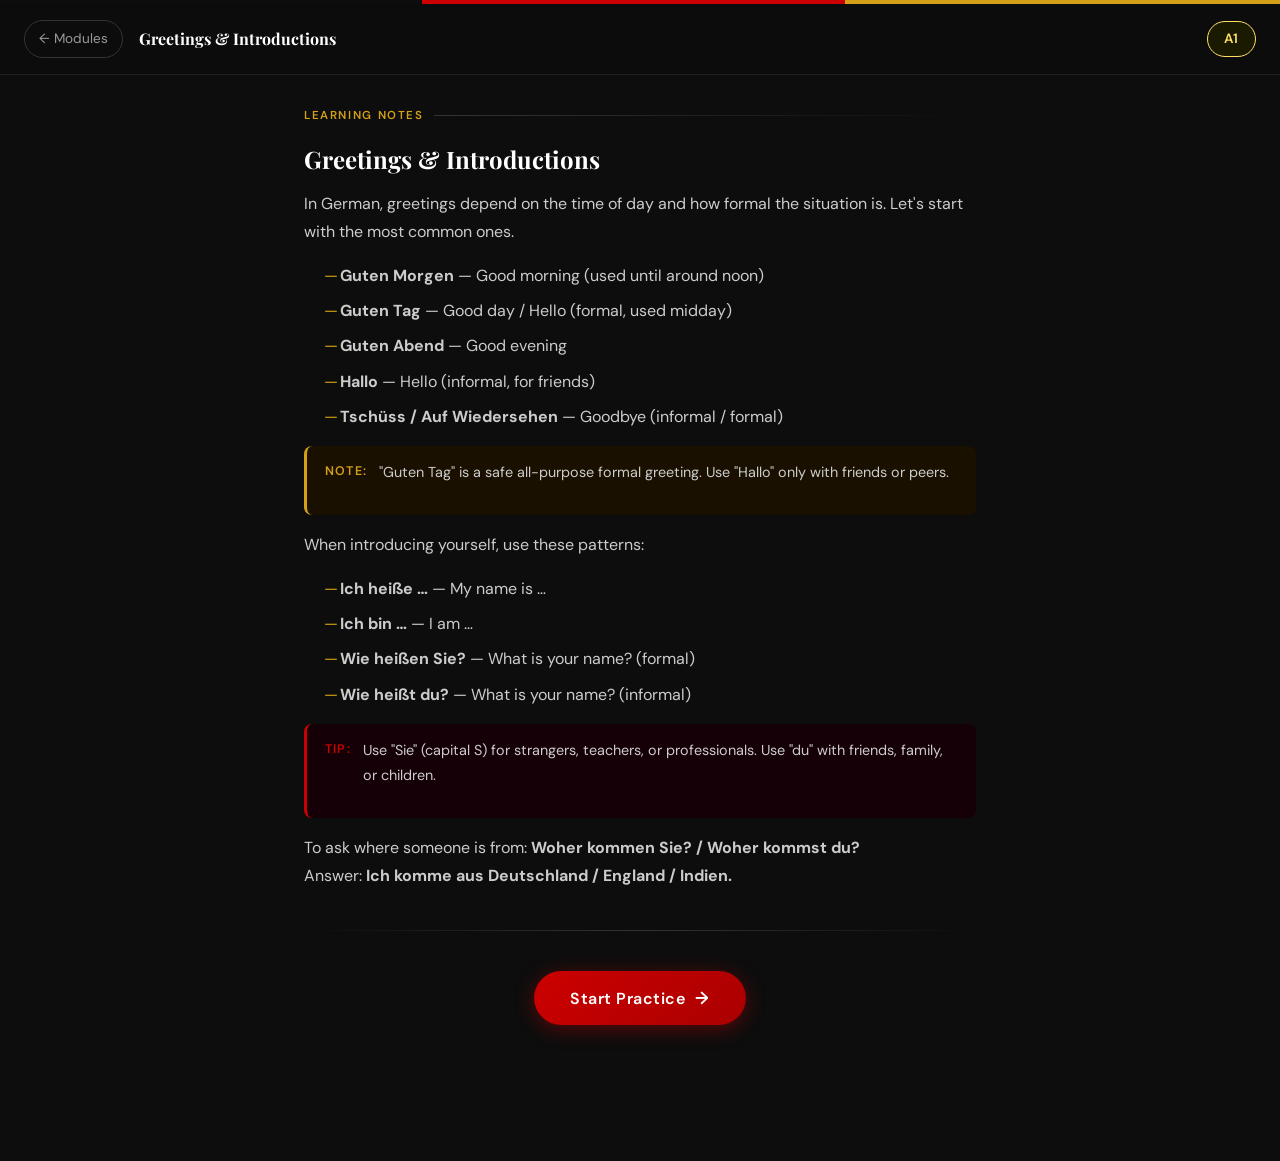
<file: module.html>
<!DOCTYPE html>
<html lang="en">
<head>
  <meta charset="UTF-8" />
  <meta name="viewport" content="width=device-width, initial-scale=1.0" />
  <title>Module · Deutsch Lernen</title>
  <link rel="stylesheet" href="styles.css" />
</head>
<body class="module-page">

  <!-- Sticky header -->
  <div class="sticky-header">
    <a class="back-btn" id="backToModules" href="#">← Modules</a>
    <h3 id="stickyTitle">Module</h3>
    <span class="level-badge" id="stickyBadge" style="margin-left:auto;"></span>
  </div>

  <div class="module-content">

    <!-- NOTES SECTION -->
    <div id="notesSection">
      <div class="section-title">Learning Notes</div>
      <div class="notes-section" id="notesBody"></div>

      <div class="divider"></div>

      <div style="text-align:center; margin-bottom: 40px;">
        <button class="btn-primary" onclick="startPractice()">
          Start Practice <span class="btn-arrow">→</span>
        </button>
      </div>
    </div>

    <!-- PRACTICE SECTION -->
    <div id="practiceSection" style="display:none;">
      <div class="section-title">Practice Questions</div>

      <div class="practice-header">
        <div class="progress-bar-wrap" style="flex:1; margin-right:16px; margin-bottom:0;">
          <div class="progress-bar-fill" id="practiceProgress" style="width:0%"></div>
        </div>
        <span class="q-progress-text" id="practiceCounter">1 / 5</span>
      </div>

      <!-- Question block -->
      <div class="question-block" id="practiceBlock">
        <p class="question-text" id="practiceQ"></p>
        <div class="answers-list" id="practiceAnswers"></div>
        <div class="hint-popup" id="practiceHint">
          <span class="hint-icon">💡</span>
          <p id="practiceHintText"><strong>Hint:</strong> </p>
        </div>
        <div class="submit-btn-wrap" style="margin-top:16px;">
          <button class="btn-primary" id="practiceSubmit" onclick="submitPractice()" disabled>
            Submit <span class="btn-arrow">→</span>
          </button>
        </div>
      </div>

      <!-- Completion -->
      <div class="completion-screen" id="completionScreen">
        <div class="completion-icon">🏆</div>
        <h2>Module Complete!</h2>
        <p id="completionScore">You answered all questions. Great work!</p>
        <div class="completion-btns">
          <button class="btn-primary" id="nextModuleBtn" onclick="goNextModule()">
            Next Module <span class="btn-arrow">→</span>
          </button>
          <button class="btn-secondary" id="backModulesBtn" onclick="goBackModules()">
            ← All Modules
          </button>
        </div>
      </div>
    </div>

  </div>

  <script src="script.js"></script>
  <script>
    const params   = new URLSearchParams(window.location.search);
    const level    = params.get('level') || 'A1';
    const modIndex = parseInt(params.get('module')) || 0;

    // Back link
    document.getElementById('backToModules').href = `home.html?level=${level}`;

    // Level badge
    const badge = document.getElementById('stickyBadge');
    badge.textContent = level;
    badge.className   = `level-badge ${level.toLowerCase()}`;

    // ── Module Content Data ──
    const MODULE_DATA = {
      A1: [
        {
          title: 'Greetings & Introductions',
          notes: `
            <h2>Greetings & Introductions</h2>
            <p>In German, greetings depend on the time of day and how formal the situation is. Let's start with the most common ones.</p>
            <ul>
              <li><strong>Guten Morgen</strong> — Good morning (used until around noon)</li>
              <li><strong>Guten Tag</strong> — Good day / Hello (formal, used midday)</li>
              <li><strong>Guten Abend</strong> — Good evening</li>
              <li><strong>Hallo</strong> — Hello (informal, for friends)</li>
              <li><strong>Tschüss / Auf Wiedersehen</strong> — Goodbye (informal / formal)</li>
            </ul>
            <div class="note-box"><span class="box-label">Note:</span><p>"Guten Tag" is a safe all-purpose formal greeting. Use "Hallo" only with friends or peers.</p></div>
            <p>When introducing yourself, use these patterns:</p>
            <ul>
              <li><strong>Ich heiße …</strong> — My name is …</li>
              <li><strong>Ich bin …</strong> — I am …</li>
              <li><strong>Wie heißen Sie?</strong> — What is your name? (formal)</li>
              <li><strong>Wie heißt du?</strong> — What is your name? (informal)</li>
            </ul>
            <div class="tip-box"><span class="box-label">Tip:</span><p>Use "Sie" (capital S) for strangers, teachers, or professionals. Use "du" with friends, family, or children.</p></div>
            <p>To ask where someone is from: <strong>Woher kommen Sie? / Woher kommst du?</strong><br/>Answer: <strong>Ich komme aus Deutschland / England / Indien.</strong></p>
          `,
          questions: [
            { q: 'What does "Guten Morgen" mean?', opts: ['Good evening','Good night','Good morning','Good afternoon'], correct: 2, hint: '"Morgen" is the German word for morning.' },
            { q: 'How do you say "My name is Maria" in German?', opts: ['Ich bin Maria heißt.','Ich heiße Maria.','Maria bin ich heiße.','Mein Name heiße Maria.'], correct: 1, hint: '"Ich heiße" literally means "I am called".' },
            { q: 'Which greeting is INFORMAL?', opts: ['Guten Tag','Guten Morgen','Hallo','Guten Abend'], correct: 2, hint: '"Hallo" is the casual, everyday greeting between friends.' },
            { q: 'You are meeting your professor. Which form should you use?', opts: ['du','ihr','Sie','dich'], correct: 2, hint: '"Sie" (capital S) is the formal second-person pronoun in German.' },
            { q: 'How do you say "Goodbye" formally?', opts: ['Tschüss','Ciao','Hallo','Auf Wiedersehen'], correct: 3, hint: '"Auf Wiedersehen" literally means "until we see each other again".' }
          ]
        },
        {
          title: 'Numbers & Colors',
          notes: `
            <h2>Numbers & Colors</h2>
            <p>Numbers and colors are among the first things to learn in any language. Here's how German handles them.</p>
            <h3 style="color:var(--gold-light);margin:20px 0 10px;">Numbers 1–20</h3>
            <ul>
              <li>1–10: <strong>eins, zwei, drei, vier, fünf, sechs, sieben, acht, neun, zehn</strong></li>
              <li>11–20: <strong>elf, zwölf, dreizehn, vierzehn, fünfzehn, sechzehn, siebzehn, achtzehn, neunzehn, zwanzig</strong></li>
            </ul>
            <div class="note-box"><span class="box-label">Note:</span><p>German numbers above 20 are said "units + und + tens": 21 = <strong>einundzwanzig</strong> (one-and-twenty).</p></div>
            <h3 style="color:var(--gold-light);margin:20px 0 10px;">Common Colors</h3>
            <ul>
              <li>rot (red) · blau (blue) · gelb (yellow) · grün (green)</li>
              <li>schwarz (black) · weiß (white) · grau (grey) · braun (brown)</li>
            </ul>
            <div class="tip-box"><span class="box-label">Tip:</span><p>Colors as adjectives change their endings based on noun gender. "Ein rotes Auto" (a red car) — the -es ending matches the neuter noun "Auto".</p></div>
          `,
          questions: [
            { q: 'What is the German word for the number 7?', opts: ['Sechs','Acht','Sieben','Neun'], correct: 2, hint: 'Count 1-2-3-4-5-6-7: eins, zwei, drei, vier, fünf, sechs, sieben.' },
            { q: 'How do you say "black" in German?', opts: ['Weiß','Rot','Grün','Schwarz'], correct: 3, hint: 'The German flag is schwarz-rot-gold (black-red-gold).' },
            { q: 'What is 21 in German?', opts: ['Zwanzigein','Einundzwanzig','Einzwanzig','Zwanzigeins'], correct: 1, hint: 'German constructs compound numbers as "unit + und + ten".' },
            { q: 'Which word means "yellow"?', opts: ['Gelb','Grau','Blau','Braun'], correct: 0, hint: 'Think of the German word for the color of the sun.' },
            { q: 'How do you say "three hundred" in German?', opts: ['Dreizehn','Dreizig','Dreihundert','Dreiundert'], correct: 2, hint: '"Hundert" = hundred. Simply combine drei + hundert.' }
          ]
        },
        {
          title: 'Articles & Gender',
          notes: `
            <h2>Articles & Gender</h2>
            <p>Every German noun has a grammatical gender: masculine (der), feminine (die), or neuter (das). Unlike English, you must learn the article together with the noun.</p>
            <ul>
              <li><strong>der</strong> — masculine (der Mann = the man)</li>
              <li><strong>die</strong> — feminine (die Frau = the woman)</li>
              <li><strong>das</strong> — neuter (das Kind = the child)</li>
            </ul>
            <div class="note-box"><span class="box-label">Note:</span><p>The indefinite articles are: <strong>ein</strong> (m), <strong>eine</strong> (f), <strong>ein</strong> (n). For example: ein Mann, eine Frau, ein Kind.</p></div>
            <p>Some patterns help predict gender:</p>
            <ul>
              <li>Nouns ending in <strong>-ung, -heit, -keit, -schaft</strong> → feminine (die)</li>
              <li>Nouns ending in <strong>-chen, -lein</strong> → always neuter (das)</li>
              <li>Male persons and job titles → usually masculine (der)</li>
            </ul>
            <div class="tip-box"><span class="box-label">Tip:</span><p>Always learn a new noun with its article. Not just "Tisch" — but "der Tisch" (the table). This will save you later!</p></div>
          `,
          questions: [
            { q: 'What is the correct article for "Frau" (woman)?', opts: ['der','das','die','ein'], correct: 2, hint: '"Frau" is feminine — all female persons use "die".' },
            { q: 'What ending typically indicates a feminine noun?', opts: ['-chen','-heit','-lein','-ig'], correct: 1, hint: 'Words ending in -heit, -keit, -schaft, -ung are always feminine (die).' },
            { q: 'Which article is used for neuter nouns?', opts: ['der','die','das','den'], correct: 2, hint: 'The three definite articles are der (m), die (f), das (n).' },
            { q: '"Das Mädchen" (the girl) uses "das" because:', opts: ['Girls are neuter in meaning','It ends in -chen, which is always neuter','It is an exception','Girls use das in southern Germany'], correct: 1, hint: 'All diminutive endings -chen and -lein make nouns neuter, regardless of natural gender.' },
            { q: 'What is the indefinite article for a masculine noun?', opts: ['eine','ein','der','eines'], correct: 1, hint: 'Masculine and neuter nouns share the same indefinite article.' }
          ]
        },
        {
          title: 'Everyday Verbs',
          notes: `
            <h2>Everyday Verbs</h2>
            <p>German verbs conjugate based on the subject. Here are the most essential verbs for beginners.</p>
            <h3 style="color:var(--gold-light);margin:20px 0 10px;">sein (to be)</h3>
            <ul>
              <li>ich bin · du bist · er/sie/es ist</li>
              <li>wir sind · ihr seid · sie/Sie sind</li>
            </ul>
            <h3 style="color:var(--gold-light);margin:20px 0 10px;">haben (to have)</h3>
            <ul>
              <li>ich habe · du hast · er/sie/es hat</li>
              <li>wir haben · ihr habt · sie/Sie haben</li>
            </ul>
            <div class="note-box"><span class="box-label">Note:</span><p>"sein" and "haben" are irregular. They don't follow normal conjugation patterns — they must be memorized.</p></div>
            <p>Other key verbs follow regular patterns (stem + ending):</p>
            <ul>
              <li><strong>machen</strong> (to do/make): ich mache, du machst, er macht</li>
              <li><strong>gehen</strong> (to go): ich gehe, du gehst, er geht</li>
              <li><strong>kommen</strong> (to come): ich komme, du kommst, er kommt</li>
            </ul>
            <div class="tip-box"><span class="box-label">Tip:</span><p>In German, the verb always comes in second position in a statement: "Ich gehe heute." (I go today.) — but also: "Heute gehe ich." (Today I go.) The verb stays in 2nd position!</p></div>
          `,
          questions: [
            { q: 'What is the correct form of "sein" for "ich"?', opts: ['ist','seid','sind','bin'], correct: 3, hint: '"sein" is irregular: ich bin, du bist, er ist…' },
            { q: 'Fill in: "Er ___ einen Bruder." (He has a brother.)', opts: ['bin','hat','hast','haben'], correct: 1, hint: '"Er" is 3rd person singular — "haben" becomes "hat".' },
            { q: 'Which sentence has correct German word order?', opts: ['Ich heute gehe.','Gehe ich heute.','Ich gehe heute.','Heute ich gehe.'], correct: 2, hint: 'The verb must always be in second position in a German main clause.' },
            { q: 'What does "machen" mean?', opts: ['to go','to come','to say','to do / make'], correct: 3, hint: '"Ich mache Hausaufgaben" = I do homework.' },
            { q: 'Fill in: "Wir ___ aus Berlin." (We come from Berlin.)', opts: ['komme','kommt','kommen','kommst'], correct: 2, hint: '"Wir" uses the same ending as the infinitive: -en.' }
          ]
        },
        {
          title: 'Family & People',
          notes: `
            <h2>Family & People</h2>
            <p>Talking about family is one of the first personal topics in German. Here's the essential vocabulary.</p>
            <ul>
              <li>die Mutter — mother &nbsp;|&nbsp; der Vater — father</li>
              <li>die Eltern — parents &nbsp;|&nbsp; das Kind — child</li>
              <li>der Bruder — brother &nbsp;|&nbsp; die Schwester — sister</li>
              <li>die Großmutter / Oma — grandmother</li>
              <li>der Großvater / Opa — grandfather</li>
              <li>der Onkel — uncle &nbsp;|&nbsp; die Tante — aunt</li>
            </ul>
            <div class="note-box"><span class="box-label">Note:</span><p>"Geschwister" is the word for siblings (no singular form). So "Ich habe Geschwister" = I have siblings.</p></div>
            <p>To describe people, use adjectives after "sein":</p>
            <ul>
              <li>Mein Vater ist groß und freundlich. (My father is tall and friendly.)</li>
              <li>Meine Schwester ist jung. (My sister is young.)</li>
            </ul>
            <div class="tip-box"><span class="box-label">Tip:</span><p>Possessive adjectives (mein/meine) change based on gender: "mein Bruder" (m) but "meine Schwester" (f).</p></div>
          `,
          questions: [
            { q: 'What is the German word for "mother"?', opts: ['die Tochter','der Vater','die Mutter','die Schwester'], correct: 2, hint: '"Mutter" sounds similar to "mother" in English!' },
            { q: 'How do you say "my brother" in German?', opts: ['meine Bruder','meinen Bruder','mein Bruder','der mein Bruder'], correct: 2, hint: 'Bruder is masculine — use "mein" (no extra ending in nominative).' },
            { q: '"Geschwister" means:', opts: ['parents','grandparents','siblings','cousins'], correct: 2, hint: '"Geschwister" is always plural — it refers to brothers and/or sisters collectively.' },
            { q: 'What does "der Großvater" mean?', opts: ['great-uncle','grandfather','great-grandfather','uncle'], correct: 1, hint: '"Groß" means big/great, "Vater" means father → grandfather.' },
            { q: 'My sister is young → Meine Schwester ___ jung.', opts: ['haben','bin','sind','ist'], correct: 3, hint: '"Schwester" is feminine and singular — use the 3rd person singular of "sein".' }
          ]
        }
      ],
      B1: [
        {
          title: 'Perfekt Tense',
          notes: `
            <h2>The Perfekt Tense</h2>
            <p>The Perfekt is the most common way to talk about past events in spoken German. It is formed with a helper verb (haben or sein) + a past participle (Partizip II).</p>
            <p><strong>Structure:</strong> Subject + haben/sein + ... + Partizip II</p>
            <ul>
              <li>Ich <strong>habe</strong> das Buch gelesen. (I read the book.)</li>
              <li>Er <strong>ist</strong> nach Hause gegangen. (He went home.)</li>
            </ul>
            <div class="note-box"><span class="box-label">Note:</span><p>Use <strong>sein</strong> (not haben) with verbs of movement or change of state: gehen, kommen, fahren, fliegen, werden, bleiben, sein.</p></div>
            <h3 style="color:var(--gold-light);margin:20px 0 10px;">Forming the Partizip II</h3>
            <ul>
              <li>Regular verbs: ge- + stem + -(e)t → "gemacht", "gespielt"</li>
              <li>Irregular verbs: ge- + changed stem + -en → "gegessen", "geschrieben"</li>
              <li>Verbs with be-, ge-, er-, ver-: no extra ge- → "besucht", "erklärt"</li>
            </ul>
            <div class="tip-box"><span class="box-label">Tip:</span><p>The Partizip II always goes to the END of the clause. "Ich habe gestern <em>viel gearbeitet</em>." The middle of the sentence is free for time/place adverbs.</p></div>
          `,
          questions: [
            { q: 'Which auxiliary verb does "fahren" (to drive/travel) use in the Perfekt?', opts: ['haben','sein','werden','können'], correct: 1, hint: '"fahren" is a verb of movement — movement verbs use "sein" in Perfekt.' },
            { q: 'What is the Partizip II of "machen"?', opts: ['gemacht','gemacht','gegemacht','macht'], correct: 0, hint: 'Regular verbs: ge- + stem + -t. Mach + t = gemacht.' },
            { q: 'Where does the Partizip II go in a sentence?', opts: ['At the start','After the subject','In second position','At the very end'], correct: 3, hint: 'In German, the Partizip II is always sentence-final in Perfekt constructions.' },
            { q: 'Which sentence is correct?', opts: ['Ich habe nach Hause gegangen.','Ich bin nach Hause gegangen.','Ich sein nach Hause gegangen.','Ich habe nach Hause geht.'], correct: 1, hint: '"gehen" is a movement verb — it takes "sein" as its auxiliary.' },
            { q: 'What is the Partizip II of "schreiben" (to write)?', opts: ['geschreibt','schrieben','geschrieben','gewriten'], correct: 2, hint: '"schreiben" is irregular: the stem changes to "schrieb" → geschrieben.' }
          ]
        },
        {
          title: 'Modal Verbs',
          notes: `
            <h2>Modal Verbs</h2>
            <p>Modal verbs express ability, permission, necessity, or desire. They are always used with an infinitive at the end of the clause.</p>
            <ul>
              <li><strong>können</strong> — can / to be able to</li>
              <li><strong>müssen</strong> — must / to have to</li>
              <li><strong>dürfen</strong> — may / to be allowed to</li>
              <li><strong>wollen</strong> — to want to</li>
              <li><strong>sollen</strong> — should / to be supposed to</li>
              <li><strong>möchten</strong> — would like to (polite)</li>
            </ul>
            <div class="note-box"><span class="box-label">Note:</span><p>Modal verbs are irregular in the singular: ich <strong>kann</strong>, du <strong>kannst</strong>, er <strong>kann</strong> — but wir <strong>können</strong>, ihr <strong>könnt</strong>.</p></div>
            <p>Structure: <strong>Modal verb (position 2) + ... + Infinitive (end)</strong></p>
            <ul>
              <li>Ich <strong>muss</strong> heute Abend <em>arbeiten</em>. (I have to work tonight.)</li>
              <li>Kannst du mir <em>helfen</em>? (Can you help me?)</li>
            </ul>
            <div class="tip-box"><span class="box-label">Tip:</span><p>"Nicht müssen" (not have to) and "nicht dürfen" (not allowed to) mean very different things! Don't confuse them.</p></div>
          `,
          questions: [
            { q: 'Which modal verb means "to be allowed to"?', opts: ['müssen','können','dürfen','sollen'], correct: 2, hint: '"Darf ich...?" is the classic way to ask for permission in German.' },
            { q: 'Complete: "Er ___ heute nicht kommen." (He cannot come today.)', opts: ['will','darf','kann','muss'], correct: 2, hint: '"Können" expresses ability or possibility.' },
            { q: 'What is the correct word order with a modal verb?', opts: ['Ich arbeiten muss heute.','Ich muss heute arbeiten.','Ich muss arbeiten heute.','Heute ich muss arbeiten.'], correct: 1, hint: 'Modal verb in position 2, infinitive at the end.' },
            { q: '"Möchten" most closely means:', opts: ['to have to','to be able to','would like to','should'], correct: 2, hint: '"Ich möchte..." is a polite way of expressing a wish or desire.' },
            { q: '"Du musst nicht kommen" means:', opts: ["You can't come","You shouldn't come","You don't have to come","You must come"], correct: 2, hint: '"Müssen" negated = "don\'t have to" — not "must not"! That would be "dürfen nicht".' }
          ]
        },
        {
          title: 'Subordinate Clauses',
          notes: `
            <h2>Subordinate Clauses</h2>
            <p>Subordinate clauses give extra information and are introduced by conjunctions. The key rule: <strong>verb goes to the END</strong>.</p>
            <ul>
              <li><strong>weil</strong> — because: Ich lerne Deutsch, weil es interessant <em>ist</em>.</li>
              <li><strong>obwohl</strong> — although: Sie kommt, obwohl sie müde <em>ist</em>.</li>
              <li><strong>dass</strong> — that: Ich weiß, dass er Recht <em>hat</em>.</li>
              <li><strong>wenn</strong> — when / if: Wenn es regnet, bleibe ich zu Hause.</li>
            </ul>
            <div class="note-box"><span class="box-label">Note:</span><p>The subordinate clause is ALWAYS separated from the main clause with a comma. This is not optional in German!</p></div>
            <div class="tip-box"><span class="box-label">Tip:</span><p>If the subordinate clause comes FIRST, the main clause inverts: "Weil es regnet, <strong>bleibe ich</strong> zu Hause." — the subject comes after the verb.</p></div>
          `,
          questions: [
            { q: 'Which word introduces a causal subordinate clause?', opts: ['obwohl','wenn','weil','dass'], correct: 2, hint: '"Weil" = because. It explains the reason for something.' },
            { q: 'Where does the verb go in a "weil" clause?', opts: ['Second position','First position','At the end','After weil'], correct: 2, hint: 'All subordinating conjunctions send the verb to the very end of the clause.' },
            { q: 'Choose the correct sentence:', opts: ['Ich bleibe zuhause, weil regnet es.','Ich bleibe zuhause, weil es regnet.','Ich bleibe zuhause, weil es regnen.','Ich bleibe zuhause weil es regnet.'], correct: 1, hint: 'Verb at the end + don\'t forget the comma before "weil".' },
            { q: '"Obwohl" is best translated as:', opts: ['because','that','if','although'], correct: 3, hint: '"Obwohl er krank ist, kommt er." — although he is sick, he comes.' },
            { q: 'Reorder: "er / dass / weiß / ich / kommt" → "Ich weiß, dass ___."', opts: ['er kommt','kommt er','er kommen','kommt er ist'], correct: 0, hint: 'In a "dass" clause, the conjugated verb goes at the end: "dass er kommt".' }
          ]
        },
        {
          title: 'Prepositions & Cases',
          notes: `
            <h2>Prepositions & Cases</h2>
            <p>German prepositions require specific cases for the nouns that follow them. This is one of the trickiest — and most essential — parts of B1 grammar.</p>
            <h3 style="color:var(--gold-light);margin:20px 0 10px;">Always Accusative</h3>
            <ul>
              <li>durch (through), für (for), gegen (against), ohne (without), um (around/at)</li>
            </ul>
            <h3 style="color:var(--gold-light);margin:20px 0 10px;">Always Dative</h3>
            <ul>
              <li>aus (from/out of), bei (at/near), mit (with), nach (after/to), seit (since), von (from/by), zu (to), gegenüber (opposite)</li>
            </ul>
            <div class="note-box"><span class="box-label">Note:</span><p>Two-way prepositions (in, an, auf, über, unter, vor, hinter, neben, zwischen) use Accusative for movement and Dative for location.</p></div>
            <div class="tip-box"><span class="box-label">Tip:</span><p>Memory trick: DOGFU for accusative prepositions — <strong>D</strong>urch, <strong>O</strong>hne, <strong>G</strong>egen, <strong>F</strong>ür, <strong>U</strong>m.</p></div>
          `,
          questions: [
            { q: 'Which preposition always takes the Accusative case?', opts: ['mit','bei','für','zu'], correct: 2, hint: '"Für" is one of the DOGFU accusative prepositions.' },
            { q: '"Ich fahre in die Stadt" — why Accusative?', opts: ['It is a dative-only verb','The preposition "in" here shows movement','It follows a modal verb','It is always accusative'], correct: 1, hint: 'Two-way prepositions use Accusative for movement (where to?) and Dative for location (where?).' },
            { q: 'Complete: "Ich gehe ___ Supermarkt." (I go to the supermarket — Dative)', opts: ['in den','in dem','in das','zum'], correct: 3, hint: '"Zum" = zu + dem. "Zu" always takes Dative, and zu+dem contracts to "zum".' },
            { q: 'Which is a Dative-only preposition?', opts: ['durch','ohne','mit','für'], correct: 2, hint: '"Mit" (with) always takes Dative: mit dem Mann, mit der Frau.' },
            { q: '"Das Buch liegt auf ___ Tisch." (The book lies on the table — location)', opts: ['dem','den','des','die'], correct: 0, hint: 'Location → Dative. "Tisch" is masculine → Dative = "dem".' }
          ]
        },
        {
          title: 'Opinion & Argument',
          notes: `
            <h2>Expressing Opinions in German</h2>
            <p>Being able to express, support, and counter arguments is crucial at B1. Here are key phrases:</p>
            <h3 style="color:var(--gold-light);margin:20px 0 10px;">Giving Your Opinion</h3>
            <ul>
              <li>Ich finde, dass… (I think/find that…)</li>
              <li>Meiner Meinung nach… (In my opinion…)</li>
              <li>Ich bin der Meinung, dass… (I am of the opinion that…)</li>
              <li>Ich glaube/denke, dass… (I believe/think that…)</li>
            </ul>
            <h3 style="color:var(--gold-light);margin:20px 0 10px;">Agreeing & Disagreeing</h3>
            <ul>
              <li>Das stimmt. / Genau. (That's right. / Exactly.)</li>
              <li>Da bin ich anderer Meinung. (I disagree.)</li>
              <li>Ich sehe das anders. (I see it differently.)</li>
            </ul>
            <div class="note-box"><span class="box-label">Note:</span><p>"Meiner Meinung nach" is a set phrase — "nach" always comes at the END: "Meiner Meinung <strong>nach</strong>".</p></div>
            <div class="tip-box"><span class="box-label">Tip:</span><p>In German B1 speaking exams, structure your opinion: State view → Give reason (weil/denn) → Give example (zum Beispiel).</p></div>
          `,
          questions: [
            { q: 'What does "Meiner Meinung nach" mean?', opts: ['After my opinion','In my opinion','My opinion is','I have an opinion'], correct: 1, hint: '"Meinung" = opinion. "Meiner Meinung nach" is a fixed phrase.' },
            { q: 'Which phrase expresses DISAGREEMENT?', opts: ['Das stimmt.','Genau!','Ich sehe das anders.','Ich finde auch.'], correct: 2, hint: '"Anders" means "differently" — "I see that differently."' },
            { q: 'Complete: "Ich finde, ___ das gut ist."', opts: ['weil','dass','obwohl','wenn'], correct: 1, hint: '"Ich finde, dass..." introduces an opinion clause with "dass".' },
            { q: '"Denn" is used to:', opts: ['end a sentence','show contrast','give a reason (but without verb-final)','introduce a question'], correct: 2, hint: '"Denn" = because/for, but unlike "weil", it does NOT send the verb to the end.' },
            { q: 'Which phrase means "I think"?', opts: ['Ich hoffe','Ich weiß','Ich denke','Ich soll'], correct: 2, hint: '"Denken" = to think. "Ich denke, dass..." is a common opinion starter.' }
          ]
        }
      ],
      C1: [
        {
          title: 'Konjunktiv II',
          notes: `
            <h2>Konjunktiv II</h2>
            <p>The Konjunktiv II is used to express hypotheticals, wishes, polite requests, and in reported speech. It is essential for advanced, formal German.</p>
            <h3 style="color:var(--gold-light);margin:20px 0 10px;">Formation</h3>
            <ul>
              <li><strong>würde + Infinitiv</strong> (most common): Ich würde gerne kommen.</li>
              <li>Strong forms for common verbs: wäre (sein), hätte (haben), könnte (können), müsste (müssen)</li>
            </ul>
            <div class="note-box"><span class="box-label">Note:</span><p>In formal/written German, prefer the strong Konjunktiv II forms over "würde" for common verbs: write "Er käme" not "Er würde kommen" — though both are understood.</p></div>
            <h3 style="color:var(--gold-light);margin:20px 0 10px;">Key Uses</h3>
            <ul>
              <li>Hypotheticals: Wenn ich Zeit hätte, würde ich reisen.</li>
              <li>Polite requests: Könnten Sie mir bitte helfen?</li>
              <li>Reported speech: Er sagte, er käme später.</li>
              <li>Wishes: Wenn ich nur mehr Deutsch spräche!</li>
            </ul>
            <div class="tip-box"><span class="box-label">Tip:</span><p>In reported speech at C1, Konjunktiv I is technically preferred for formal writing. But Konjunktiv II is used when Konjunktiv I would be identical to indicative (e.g. with "sie/Sie").</p></div>
          `,
          questions: [
            { q: 'What is the Konjunktiv II form of "sein"?', opts: ['sei','würde sein','wäre','gewesen'], correct: 2, hint: 'The strong Konjunktiv II of "sein" is "wäre" — like "was" but with an umlaut and subjunctive ending.' },
            { q: 'Which sentence expresses a polite request using Konjunktiv II?', opts: ['Helfen Sie mir bitte!','Können Sie mir helfen?','Könnten Sie mir helfen?','Sie helfen mir.'], correct: 2, hint: '"Könnten" is the Konjunktiv II of "können" — it softens the request considerably.' },
            { q: 'In a Konditionalsatz (if-clause), Konjunktiv II appears:', opts: ['only in the main clause','only in the wenn-clause','in both clauses','in neither clause'], correct: 2, hint: '"Wenn ich Zeit hätte, würde ich kommen." — Konjunktiv II appears in both the wenn-clause and the main clause.' },
            { q: '"Er sagte, er käme morgen" — "käme" is used because:', opts: ['It is Konjunktiv I','It is the Perfekt of kommen','It is Konjunktiv II of kommen, used in reported speech','It is an irregular present tense'], correct: 2, hint: '"Käme" is Konjunktiv II of "kommen", used here in indirect speech to signal the content is reported, not confirmed.' },
            { q: 'Which is the most formal, written alternative to "Er würde kommen"?', opts: ['Er kann kommen','Er käme','Er ist gekommen','Er kommt'], correct: 1, hint: 'In formal German writing, the synthetic Konjunktiv II form "käme" is preferred over the analytic "würde kommen".' }
          ]
        },
        {
          title: 'Passive Voice',
          notes: `
            <h2>Passive Voice</h2>
            <p>German has two types of passive: the Vorgangspassiv (process passive) and the Zustandspassiv (state passive).</p>
            <h3 style="color:var(--gold-light);margin:20px 0 10px;">Vorgangspassiv (Action)</h3>
            <ul>
              <li>Formed with: <strong>werden + Partizip II</strong></li>
              <li>Das Haus wird gebaut. (The house is being built.)</li>
              <li>Der Brief wurde geschrieben. (The letter was written.)</li>
            </ul>
            <h3 style="color:var(--gold-light);margin:20px 0 10px;">Zustandspassiv (Result State)</h3>
            <ul>
              <li>Formed with: <strong>sein + Partizip II</strong></li>
              <li>Das Haus ist gebaut. (The house is built — finished state.)</li>
            </ul>
            <div class="note-box"><span class="box-label">Note:</span><p>The agent (doer) can be expressed with "von + Dative": "Das Buch wurde von Goethe geschrieben." In formal or scientific German, "durch + Accusative" is used for indirect agents.</p></div>
            <div class="tip-box"><span class="box-label">Tip:</span><p>The Zustandspassiv with "sein" can be confused with an adjective predicate. Context clarifies: "Die Tür ist geöffnet" could be state passive (the door has been opened) or just a description (the door is open).</p></div>
          `,
          questions: [
            { q: 'What auxiliary verb forms the Vorgangspassiv?', opts: ['sein','haben','werden','lassen'], correct: 2, hint: '"Werden" + Partizip II = the process passive voice.' },
            { q: '"Das Auto ist repariert." — This is an example of:', opts: ['Vorgangspassiv','Zustandspassiv','Perfekt aktiv','Konjunktiv II'], correct: 1, hint: '"Sein + Partizip II" describes a resulting state — the car is in a repaired condition.' },
            { q: 'How do you express the agent in a passive sentence?', opts: ['mit + Dative','von + Dative','durch + Nominative','für + Accusative'], correct: 1, hint: '"von" + Dative introduces the person responsible: "von dem Ingenieur repariert".' },
            { q: 'Rewrite in passive: "Man hat das Fenster geöffnet."', opts: ['Das Fenster hat geöffnet worden.','Das Fenster wurde geöffnet.','Das Fenster ist geöffnet worden.','Das Fenster ist geöffnet.'], correct: 2, hint: 'Perfekt passive = sein + Partizip II + worden: "ist geöffnet worden".' },
            { q: '"Durch" (rather than "von") is used in passive to indicate:', opts: ['the direct agent','an indirect means or cause','the time of action','the location'], correct: 1, hint: '"Durch den Sturm wurden Bäume gefällt" — the storm is an indirect cause, not an intentional agent.' }
          ]
        },
        {
          title: 'Extended Participial Phrases',
          notes: `
            <h2>Extended Participial Phrases (Erweitertes Partizipialattribut)</h2>
            <p>This is one of the most distinctive features of formal written German. Instead of a relative clause, German can compress it into an extended participial phrase placed before the noun.</p>
            <p><strong>Relative clause:</strong> der Mann, der das Buch geschrieben hat<br/>
            <strong>Participial phrase:</strong> der das Buch geschrieben habende Mann</p>
            <div class="note-box"><span class="box-label">Note:</span><p>The structure is: article + [all modifiers + Partizip I or II with adjective ending] + noun. Everything is "sandwiched" between the article and the noun.</p></div>
            <h3 style="color:var(--gold-light);margin:20px 0 10px;">When to use which participle</h3>
            <ul>
              <li><strong>Partizip I</strong> (active, ongoing): das schlafende Kind (the sleeping child)</li>
              <li><strong>Partizip II</strong> (passive, completed): das gebaute Haus (the built house)</li>
            </ul>
            <div class="tip-box"><span class="box-label">Tip:</span><p>These constructions appear heavily in newspaper language, legal texts, and academic writing. When reading such texts, identify the article first, then search right before the noun for the participle with its adjective ending.</p></div>
          `,
          questions: [
            { q: '"Das weinende Kind" — what is "weinende" here?', opts: ['Partizip II used as adjective','Partizip I used as adjective','An infinitive','A past tense form'], correct: 1, hint: 'Partizip I = stem + -end + adjective ending. "Weinen" → weinend → weinende.' },
            { q: 'What is the Partizip I of "arbeiten"?', opts: ['gearbeitet','gearbeiten','arbeitend','arbeitete'], correct: 2, hint: 'Partizip I = infinitive stem + -d. "arbeiten" → arbeitend.' },
            { q: '"Der von vielen gelesene Roman" means:', opts: ['The novel read by many','The novel reading many','The novel that reads many','A novel about many readers'], correct: 0, hint: '"Gelesen" is Partizip II, functioning as a passive adjective — the novel that was read by many.' },
            { q: 'Extended participial phrases are most common in:', opts: ['Spoken informal German','Academic and newspaper language','Children\'s books','SMS messages'], correct: 1, hint: 'These complex structures are a hallmark of formal written German registers.' },
            { q: 'Convert: "der Zug, der gerade ankommende" → correct form before "Zug":', opts: ['der gerade ankommend Zug','der gerade ankommende Zug','den gerade ankommenden Zug','die gerade ankommende Zug'], correct: 1, hint: '"Zug" is masculine nominative → adjective ending is -e. "Der + [adj] + Noun" = der ankommende Zug.' }
          ]
        },
        {
          title: 'Register & Formality',
          notes: `
            <h2>Register & Formality in German</h2>
            <p>At C1, awareness of register — the level of formality in language — is crucial. German has very distinct formal and informal registers.</p>
            <h3 style="color:var(--gold-light);margin:20px 0 10px;">Key Distinctions</h3>
            <ul>
              <li><strong>du / Sie</strong>: informal vs. formal address</li>
              <li><strong>Vocabulary choices</strong>: "kriegen" (informal) vs. "erhalten" (formal) — both mean "to receive"</li>
              <li><strong>Verb forms</strong>: Preterite (Präteritum) is preferred in writing over Perfekt</li>
              <li><strong>Passive constructions</strong>: More common in formal/academic texts</li>
            </ul>
            <div class="note-box"><span class="box-label">Note:</span><p>In formal writing, avoid contractions and colloquialisms. "Ich hab's" becomes "Ich habe es" and "wegen dem" (colloquial dative) becomes "wegen des" (correct genitive).</p></div>
            <h3 style="color:var(--gold-light);margin:20px 0 10px;">Formal Equivalents</h3>
            <ul>
              <li>kriegen → erhalten / bekommen (formal)</li>
              <li>machen → durchführen / realisieren (formal)</li>
              <li>sagen → mitteilen / informieren (formal)</li>
            </ul>
            <div class="tip-box"><span class="box-label">Tip:</span><p>The Preterite (Präteritum) of modal verbs is preferred even in spoken formal contexts: "Ich wollte fragen..." rather than "Ich habe fragen wollen..."</p></div>
          `,
          questions: [
            { q: 'Which word is the FORMAL equivalent of "kriegen"?', opts: ['bekommen','nehmen','holen','erhalten'], correct: 3, hint: '"Erhalten" is the most formal word for "to receive" — used in official correspondence.' },
            { q: 'In formal written German, which past tense is preferred over Perfekt?', opts: ['Plusquamperfekt','Futur II','Präteritum','Konjunktiv I'], correct: 2, hint: 'The Präteritum (simple past) is the standard in written narratives and formal texts.' },
            { q: '"Wegen des Wetters" is correct because "wegen" governs:', opts: ['Accusative','Nominative','Dative (colloquial)','Genitive'], correct: 3, hint: 'Formally, "wegen" takes the Genitive. "Wegen dem" is only accepted colloquially.' },
            { q: 'Which feature is MORE common in formal German?', opts: ['Active voice','du-form','Passive constructions','Colloquial contractions'], correct: 2, hint: 'Academic and official texts frequently use passive voice to depersonalise statements.' },
            { q: 'The formal equivalent of "Ich hab\'s gemacht" is:', opts: ['Ich habe es getan.','Ich machte es','Ich hab es gemacht.','Ich tut es.'], correct: 0, hint: '"Habe es getan" — no contraction, fully spelled out, and "getan" (done) is stylistically more formal than "gemacht" in some contexts.' }
          ]
        },
        {
          title: 'Advanced Idioms',
          notes: `
            <h2>Advanced German Idioms</h2>
            <p>Idiomatic expressions make your German sound natural and native-like. Here are high-frequency idioms you'll encounter at C1.</p>
            <ul>
              <li><strong>auf dem Laufenden bleiben</strong> — to stay up to date</li>
              <li><strong>jemandem auf den Nerven gehen</strong> — to get on someone's nerves</li>
              <li><strong>den Nagel auf den Kopf treffen</strong> — to hit the nail on the head</li>
              <li><strong>Eulen nach Athen tragen</strong> — to carry coals to Newcastle (pointless task)</li>
              <li><strong>jemandem einen Bären aufbinden</strong> — to pull someone's leg / tell a tall tale</li>
              <li><strong>etwas auf Eis legen</strong> — to put something on hold / on ice</li>
            </ul>
            <div class="note-box"><span class="box-label">Note:</span><p>German idioms are often untranslatable literally. "Jemandem einen Bären aufbinden" literally means "to tie a bear onto someone" — but idiomatically means to trick or deceive them.</p></div>
            <div class="tip-box"><span class="box-label">Tip:</span><p>Learn idioms in full sentences with context. Don't just memorize the phrase — learn what situation triggers it and what emotional register it carries (humorous, critical, formal, casual).</p></div>
          `,
          questions: [
            { q: '"Den Nagel auf den Kopf treffen" means:', opts: ['To make a mistake','To hit the nail on the head','To lose one\'s temper','To give up easily'], correct: 1, hint: 'This idiom is almost a direct parallel to its English equivalent.' },
            { q: '"Etwas auf Eis legen" means:', opts: ['To cool something down','To freeze in place','To put on hold','To preserve forever'], correct: 2, hint: 'Like the English "put on ice" — to pause or postpone something.' },
            { q: '"Eulen nach Athen tragen" describes:', opts: ['Wisdom','A pointless or redundant task','A complicated plan','Carrying heavy burdens'], correct: 1, hint: 'Athens = city of wisdom (owls). Bringing owls there is redundant — like "coals to Newcastle".' },
            { q: '"Jemandem einen Bären aufbinden" means:', opts: ['To burden someone','To lie to / deceive someone','To help someone with a heavy load','To send someone on an errand'], correct: 1, hint: 'This colorful idiom means to tell someone an unbelievable story — to trick or pull their leg.' },
            { q: '"Auf dem Laufenden bleiben" is closest to:', opts: ['To stay physically active','To keep running','To stay up to date / informed','To remain in the race'], correct: 2, hint: '"Laufend" can mean "ongoing" or "current" — staying on the current track means staying informed.' }
          ]
        }
      ]
    };

    // ── Setup ──
    const data = MODULE_DATA[level]?.[modIndex];
    if (!data) { window.location.href = `home.html?level=${level}`; }

    document.getElementById('stickyTitle').textContent = data.title;
    document.getElementById('notesBody').innerHTML     = data.notes;

    // Practice state
    let pCurrent  = 0;
    let pAttempts = 0;
    let pSelected = null;
    let correctCount = 0;

    function startPractice() {
      document.getElementById('notesSection').style.display = 'none';
      document.getElementById('practiceSection').style.display = 'block';
      window.scrollTo({ top: 0, behavior: 'smooth' });
      renderPractice();
    }

    function renderPractice() {
      const q = data.questions[pCurrent];
      pAttempts = 0; pSelected = null;

      document.getElementById('practiceCounter').textContent = `${pCurrent + 1} / 5`;
      document.getElementById('practiceProgress').style.width = `${(pCurrent / 5) * 100}%`;
      document.getElementById('practiceQ').textContent = q.q;
      document.getElementById('practiceHint').classList.remove('show');
      document.getElementById('practiceSubmit').disabled = true;

      const letters = ['A','B','C','D'];
      const list = document.getElementById('practiceAnswers');
      list.innerHTML = '';
      q.opts.forEach((opt, i) => {
        const btn = document.createElement('button');
        btn.className = 'answer-option';
        btn.innerHTML = `<span class="answer-letter">${letters[i]}</span> ${opt}`;
        btn.onclick = () => selectPractice(i);
        list.appendChild(btn);
      });

      const block = document.getElementById('practiceBlock');
      block.style.animation = 'none'; block.offsetHeight;
      block.style.animation = 'fadeIn 0.35s ease both';
    }

    function selectPractice(idx) {
      const btns = document.querySelectorAll('#practiceAnswers .answer-option');
      btns.forEach((b, i) => {
        if (!b.classList.contains('wrong')) b.classList.toggle('selected', i === idx);
      });
      pSelected = idx;
      document.getElementById('practiceSubmit').disabled = false;
      document.getElementById('practiceHint').classList.remove('show');
    }

    function submitPractice() {
      if (pSelected === null) return;
      const q = data.questions[pCurrent];
      const btns = [...document.querySelectorAll('#practiceAnswers .answer-option')];
      btns.forEach(b => b.disabled = true);

      if (pSelected === q.correct) {
        btns[pSelected].classList.remove('selected');
        btns[pSelected].classList.add('correct');
        correctCount++;
        document.getElementById('practiceSubmit').disabled = true;
        setTimeout(nextPractice, 900);
      } else {
        btns[pSelected].classList.remove('selected');
        btns[pSelected].classList.add('wrong');
        pAttempts++;

        if (pAttempts === 1) {
          const hint = document.getElementById('practiceHint');
          document.getElementById('practiceHintText').innerHTML = `<strong>Hint:</strong> ${q.hint}`;
          hint.classList.add('show');
          btns.forEach((b, i) => { if (i !== pSelected) b.disabled = false; });
          document.getElementById('practiceSubmit').disabled = true;
          pSelected = null;
        } else {
          btns[q.correct].classList.add('correct');
          document.getElementById('practiceSubmit').disabled = true;
          setTimeout(nextPractice, 1400);
        }
      }
    }

    // Re-select on retry
    document.getElementById('practiceAnswers').addEventListener('click', (e) => {
      const btn = e.target.closest('.answer-option');
      if (!btn || btn.disabled || btn.classList.contains('wrong')) return;
      const btns = [...document.querySelectorAll('#practiceAnswers .answer-option')];
      btns.forEach(b => { if (!b.classList.contains('wrong')) b.classList.remove('selected'); });
      btn.classList.add('selected');
      pSelected = btns.indexOf(btn);
      document.getElementById('practiceSubmit').disabled = false;
    }, true);

    function nextPractice() {
      pCurrent++;
      if (pCurrent >= data.questions.length) {
        showCompletion();
      } else {
        renderPractice();
      }
    }

    function showCompletion() {
      document.getElementById('practiceProgress').style.width = '100%';
      document.getElementById('practiceBlock').style.display = 'none';
      const comp = document.getElementById('completionScreen');
      comp.classList.add('show');
      document.getElementById('completionScore').textContent =
        `You got ${correctCount} out of 5 correct. Keep it up!`;

      const mods = MODULE_DATA[level];
      const nextBtn = document.getElementById('nextModuleBtn');
      if (modIndex >= mods.length - 1) {
        nextBtn.textContent = '🎉 All Modules Done!';
        nextBtn.onclick = () => window.location.href = `home.html?level=${level}`;
      }
    }

    function goNextModule() {
      const next = modIndex + 1;
      if (next < MODULE_DATA[level].length) {
        window.location.href = `module.html?level=${level}&module=${next}`;
      } else {
        window.location.href = `home.html?level=${level}`;
      }
    }

    function goBackModules() {
      window.location.href = `home.html?level=${level}`;
    }
  </script>
</body>
</html>
</file>
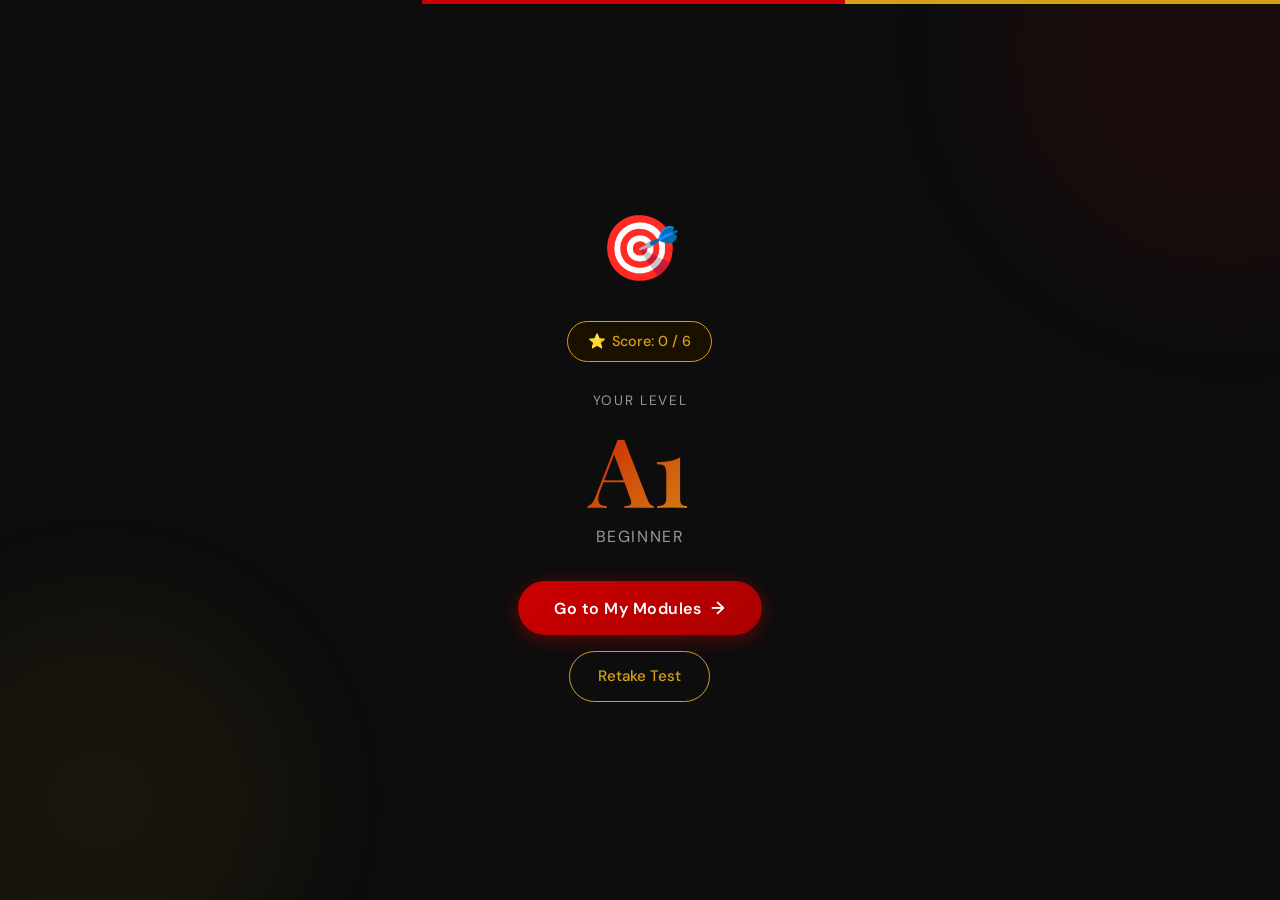
<file: result.html>
<!DOCTYPE html>
<html lang="en">
<head>
  <meta charset="UTF-8" />
  <meta name="viewport" content="width=device-width, initial-scale=1.0" />
  <title>Your Level · Deutsch Lernen</title>
  <link rel="stylesheet" href="styles.css" />
</head>
<body class="result-page">

  <div class="deco-circle deco-1"></div>
  <div class="deco-circle deco-2"></div>

  <div class="result-container">
    <div class="result-icon animate-in">🎯</div>

    <div class="score-badge animate-in-delay-1">
      <span>⭐</span>
      <span id="scoreText">Score: 0 / 6</span>
    </div>

    <p style="color:var(--muted);font-size:0.85rem;text-transform:uppercase;letter-spacing:0.12em;margin-bottom:8px;" class="animate-in-delay-1">Your Level</p>

    <div class="result-level-display animate-in-delay-1" id="levelDisplay">A1</div>
    <div class="result-level-name animate-in-delay-2" id="levelName">Beginner</div>
    <p class="result-desc animate-in-delay-2" id="levelDesc">Loading...</p>

    <div class="animate-in-delay-3">
      <button class="btn-primary" id="goBtn" onclick="goToModules()">
        Go to My Modules <span class="btn-arrow">→</span>
      </button>
    </div>

    <div style="margin-top:16px;" class="animate-in-delay-3">
      <a href="test_root.html" class="btn-secondary">Retake Test</a>
    </div>
  </div>

  <script>
    const params = new URLSearchParams(window.location.search);
    const level = params.get('level') || localStorage.getItem('deutschLevel') || 'A1';
    const score = params.get('score') || localStorage.getItem('deutschScore') || '0';
    const name  = params.get('name')  || 'Beginner';
    const desc  = params.get('desc')  || '';

    document.getElementById('levelDisplay').textContent = level;
    document.getElementById('levelName').textContent    = name;
    document.getElementById('levelDesc').textContent    = decodeURIComponent(desc);
    document.getElementById('scoreText').textContent    = `Score: ${score} / 6`;

    function goToModules() {
      window.location.href = `home.html?level=${level}`;
    }
  </script>
</body>
</html>
</file>
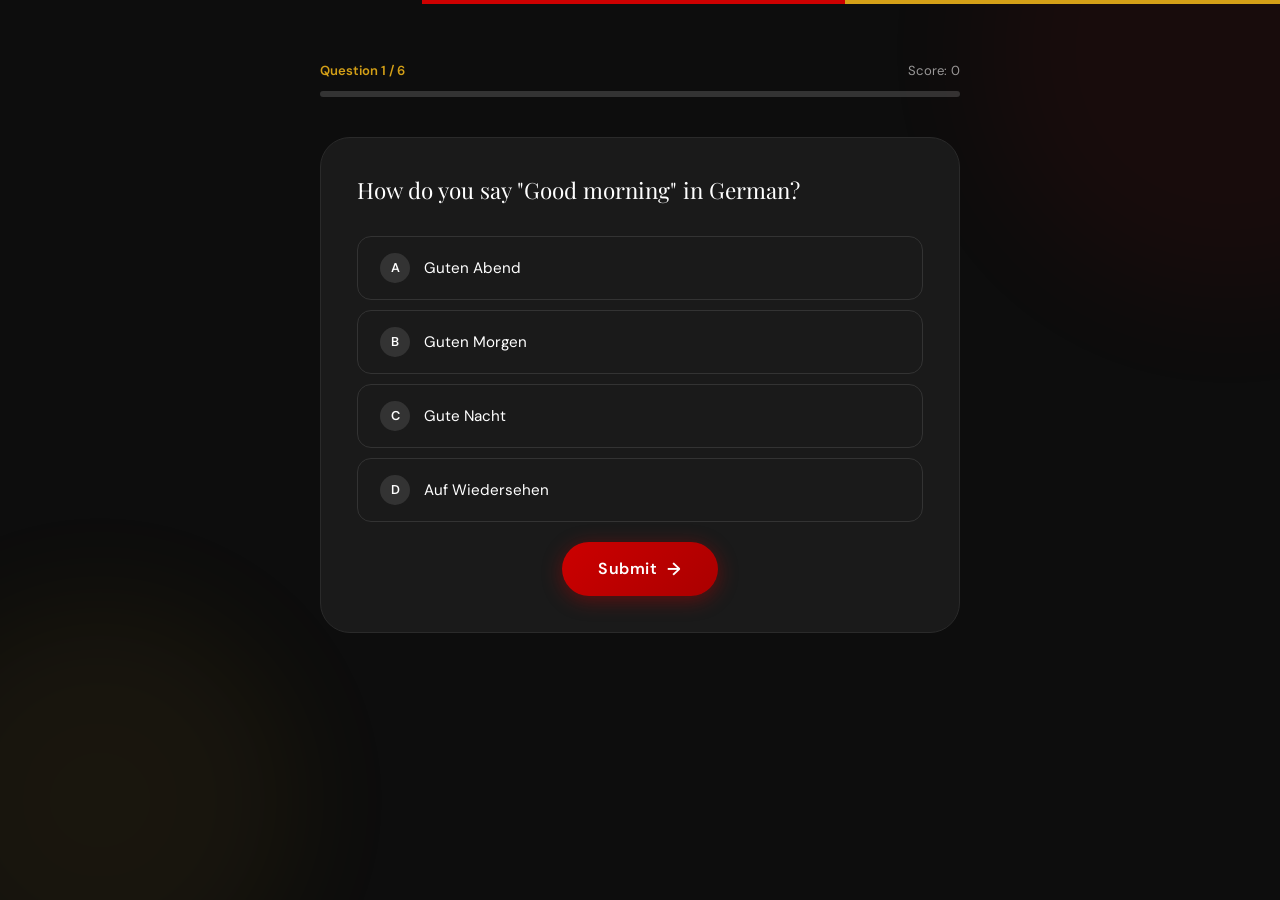
<file: test_root.html>
<!DOCTYPE html>
<html lang="en">
<head>
  <meta charset="UTF-8" />
  <meta name="viewport" content="width=device-width, initial-scale=1.0" />
  <title>Level Test · Deutsch Lernen</title>
  <link rel="stylesheet" href="styles.css" />
</head>
<body class="test-page">

  <div class="deco-circle deco-1"></div>
  <div class="deco-circle deco-2"></div>

  <div class="test-header">
    <div class="test-meta">
      <span class="q-counter" id="qCounter">Question 1 / 6</span>
      <span id="scoreTrack">Score: 0</span>
    </div>
    <div class="progress-bar-wrap">
      <div class="progress-bar-fill" id="progressFill" style="width:0%"></div>
    </div>
  </div>

  <div class="question-card" id="questionCard">
    <p class="question-text" id="questionText"></p>
    <div class="answers-list" id="answersList"></div>
    <div class="hint-popup" id="hintPopup">
      <span class="hint-icon">💡</span>
      <p id="hintText"><strong>Hint:</strong> </p>
    </div>
    <div class="submit-btn-wrap">
      <button class="btn-primary" id="submitBtn" onclick="handleSubmit()" disabled>
        Submit <span class="btn-arrow">→</span>
      </button>
    </div>
  </div>

  <script>
    // ── Question Bank (2 easy A1, 2 medium B1, 2 hard C1) ──
    const questions = [
      {
        level: 'A1',
        text: 'How do you say "Good morning" in German?',
        options: ['Guten Abend', 'Guten Morgen', 'Gute Nacht', 'Auf Wiedersehen'],
        correct: 1,
        hint: 'Think of "Morgen" — it means morning in German.'
      },
      {
        level: 'A1',
        text: 'Fill in the blank: "Ich ___ Student." (I am a student.)',
        options: ['ist', 'bist', 'bin', 'sind'],
        correct: 2,
        hint: '"Ich" (I) uses the verb form "bin" — the first-person singular of "sein" (to be).'
      },
      {
        level: 'B1',
        text: 'Which sentence uses the Perfekt tense correctly?',
        options: [
          'Ich habe gestern ins Kino gegangen.',
          'Ich bin gestern ins Kino gegangen.',
          'Ich war gestern ins Kino gegangen.',
          'Ich hatte gestern ins Kino gegangen.'
        ],
        correct: 1,
        hint: 'Verbs of movement (like "gehen") use "sein" as the auxiliary in Perfekt, not "haben".'
      },
      {
        level: 'B1',
        text: 'Choose the correct word order: "Obwohl es regnete, ___."',
        options: [
          '...gingen wir spazieren.',
          '...wir gingen spazieren.',
          '...spazieren gingen wir.',
          '...wir spazieren gingen.'
        ],
        correct: 0,
        hint: 'After "obwohl" (although), the subordinate clause has verb-final order, but the main clause that follows uses regular V2 order.'
      },
      {
        level: 'C1',
        text: 'Which word best fills the blank? "Seine Aussagen entbehrten jeder ___." (His statements lacked any basis.)',
        options: ['Grundlage', 'Untergrund', 'Fundament', 'Hintergrund'],
        correct: 0,
        hint: '"Grundlage" means "basis/foundation" in an abstract sense. "Einer Sache entbehren" = to lack something.'
      },
      {
        level: 'C1',
        text: 'Identify the correct use of the Konjunktiv II in formal German:',
        options: [
          'Er sagte, er geht morgen.',
          'Er sagte, er würde morgen gehen.',
          'Er sagte, er geht morgen gehen.',
          'Er sagte, er ist morgen gegangen.'
        ],
        correct: 1,
        hint: 'In reported speech, Konjunktiv II is used to express distancing. "Würde + infinitive" is the standard pattern.'
      }
    ];

    let current = 0;
    let score   = 0;
    let attempts = 0;
    let selectedIdx = null;

    function renderQuestion() {
      const q = questions[current];
      attempts = 0;
      selectedIdx = null;

      document.getElementById('qCounter').textContent    = `Question ${current + 1} / 6`;
      document.getElementById('scoreTrack').textContent  = `Score: ${score}`;
      document.getElementById('progressFill').style.width = `${(current / 6) * 100}%`;
      document.getElementById('questionText').textContent = q.text;
      document.getElementById('hintPopup').classList.remove('show');
      document.getElementById('submitBtn').disabled = true;

      const letters = ['A','B','C','D'];
      const list = document.getElementById('answersList');
      list.innerHTML = '';
      q.options.forEach((opt, i) => {
        const btn = document.createElement('button');
        btn.className = 'answer-option';
        btn.innerHTML = `<span class="answer-letter">${letters[i]}</span> ${opt}`;
        btn.onclick = () => selectOption(i);
        list.appendChild(btn);
      });

      // Animate card
      const card = document.getElementById('questionCard');
      card.style.animation = 'none';
      card.offsetHeight; // reflow
      card.style.animation = 'fadeIn 0.35s ease both';
    }

    function selectOption(idx) {
      selectedIdx = idx;
      document.querySelectorAll('.answer-option').forEach((btn, i) => {
        btn.classList.toggle('selected', i === idx);
      });
      document.getElementById('submitBtn').disabled = false;
      document.getElementById('hintPopup').classList.remove('show');
    }

    function handleSubmit() {
      if (selectedIdx === null) return;
      const q = questions[current];
      const btns = document.querySelectorAll('.answer-option');
      btns.forEach(b => b.disabled = true);

      if (selectedIdx === q.correct) {
        // Correct
        btns[selectedIdx].classList.remove('selected');
        btns[selectedIdx].classList.add('correct');
        score++;
        document.getElementById('submitBtn').disabled = true;
        setTimeout(nextQuestion, 900);
      } else {
        // Wrong
        btns[selectedIdx].classList.remove('selected');
        btns[selectedIdx].classList.add('wrong');
        attempts++;

        if (attempts === 1) {
          // First wrong — show hint, allow retry
          const hint = document.getElementById('hintPopup');
          document.getElementById('hintText').innerHTML = `<strong>Hint:</strong> ${q.hint}`;
          hint.classList.add('show');
          // Re-enable only unchosen options
          btns.forEach((b, i) => {
            if (i !== selectedIdx) { b.disabled = false; }
          });
          document.getElementById('submitBtn').disabled = true;
          selectedIdx = null;
          // Re-enable submit when new selection made
        } else {
          // Second wrong — reveal correct, auto-advance
          btns[q.correct].classList.add('correct');
          document.getElementById('submitBtn').disabled = true;
          setTimeout(nextQuestion, 1400);
        }
      }
    }

    // Re-attach select logic after retry
    document.addEventListener('click', (e) => {
      const btn = e.target.closest('.answer-option');
      if (!btn || btn.disabled || btn.classList.contains('wrong')) return;
      const btns = [...document.querySelectorAll('.answer-option')];
      const idx = btns.indexOf(btn);
      if (idx === -1) return;
      btns.forEach(b => { if (!b.classList.contains('wrong')) b.classList.remove('selected'); });
      btn.classList.add('selected');
      selectedIdx = idx;
      document.getElementById('submitBtn').disabled = false;
    }, true);

    function nextQuestion() {
      current++;
      if (current >= questions.length) {
        finishTest();
      } else {
        renderQuestion();
      }
    }

    function finishTest() {
      // Determine level
      let level, levelName, desc;
      if (score <= 2) {
        level = 'A1'; levelName = 'Beginner';
        desc = 'You\'re just starting out — that\'s exciting! Your A1 modules will build a solid foundation with greetings, basic grammar, and everyday vocabulary.';
      } else if (score <= 4) {
        level = 'B1'; levelName = 'Intermediate';
        desc = 'You have a good grasp of German basics. Your B1 modules will help you express ideas, handle everyday situations, and tackle more complex grammar.';
      } else {
        level = 'C1'; levelName = 'Advanced';
        desc = 'Impressive! You have a strong command of German. Your C1 modules will sharpen your nuance, formal writing, and complex grammatical structures.';
      }

      localStorage.setItem('deutschLevel', level);
      localStorage.setItem('deutschScore', score);

      // Redirect to result page
      window.location.href = `result.html?level=${level}&score=${score}&name=${encodeURIComponent(levelName)}&desc=${encodeURIComponent(desc)}`;
    }

    // Init
    renderQuestion();
  </script>
</body>
</html>
</file>
<file: styles.css>
/* =========================================
   DEUTSCH LERNEN — Global Styles
   Theme: Black · Red · Gold
   ========================================= */

@import url('https://fonts.googleapis.com/css2?family=Playfair+Display:ital,wght@0,700;1,400&family=DM+Sans:wght@300;400;500;600&display=swap');

/* ── CSS Variables ── */
:root {
  --black:      #0d0d0d;
  --charcoal:   #1a1a1a;
  --dark:       #222222;
  --red:        #CC0000;
  --red-light:  #e8000099;
  --red-dim:    #7a000030;
  --gold:       #D4A017;
  --gold-light: #F0C040;
  --gold-dim:   #D4A01730;
  --white:      #FFFFFF;
  --off-white:  #F5F0E8;
  --muted:      #999999;
  --success:    #2ecc71;
  --success-dim:#2ecc7130;
  --error:      #e74c3c;
  --error-dim:  #e74c3c30;

  --radius-sm:  8px;
  --radius-md:  14px;
  --radius-lg:  20px;
  --radius-xl:  30px;

  --transition: 0.25s ease;
  --shadow:     0 4px 24px rgba(0,0,0,0.5);
  --shadow-gold:0 0 24px rgba(212,160,23,0.25);
}

/* ── Reset ── */
*, *::before, *::after { box-sizing: border-box; margin: 0; padding: 0; }

html { scroll-behavior: smooth; }

body {
  background: var(--black);
  color: var(--white);
  font-family: 'DM Sans', sans-serif;
  font-weight: 400;
  line-height: 1.6;
  min-height: 100vh;
  overflow-x: hidden;
}

/* ── German Flag Accent Bar ── */
body::before {
  content: '';
  position: fixed;
  top: 0; left: 0; right: 0;
  height: 4px;
  background: linear-gradient(to right, var(--black) 33%, var(--red) 33% 66%, var(--gold) 66%);
  z-index: 1000;
}

/* ── Typography ── */
h1, h2, h3 { font-family: 'Playfair Display', serif; line-height: 1.2; }
h1 { font-size: clamp(2rem, 5vw, 3.5rem); }
h2 { font-size: clamp(1.4rem, 3vw, 2rem); }
h3 { font-size: clamp(1.1rem, 2vw, 1.4rem); }
em { font-style: italic; color: var(--gold-light); }
p  { color: #ccc; }

/* ── Buttons ── */
.btn-primary {
  display: inline-flex;
  align-items: center;
  gap: 10px;
  padding: 16px 36px;
  background: linear-gradient(135deg, var(--red) 0%, #aa0000 100%);
  color: var(--white);
  font-family: 'DM Sans', sans-serif;
  font-weight: 600;
  font-size: 1rem;
  letter-spacing: 0.03em;
  border: none;
  border-radius: var(--radius-xl);
  cursor: pointer;
  transition: all var(--transition);
  box-shadow: 0 4px 20px rgba(204,0,0,0.4);
  text-decoration: none;
}
.btn-primary:hover {
  transform: translateY(-2px);
  box-shadow: 0 8px 30px rgba(204,0,0,0.55);
  background: linear-gradient(135deg, #e60000 0%, var(--red) 100%);
}
.btn-primary:active { transform: translateY(0); }

.btn-secondary {
  display: inline-flex;
  align-items: center;
  gap: 8px;
  padding: 12px 28px;
  background: transparent;
  color: var(--gold);
  font-family: 'DM Sans', sans-serif;
  font-weight: 500;
  font-size: 0.95rem;
  border: 1.5px solid var(--gold);
  border-radius: var(--radius-xl);
  cursor: pointer;
  transition: all var(--transition);
  text-decoration: none;
}
.btn-secondary:hover {
  background: var(--gold-dim);
  transform: translateY(-1px);
}

.btn-arrow { font-size: 1.1rem; transition: transform var(--transition); }
.btn-primary:hover .btn-arrow { transform: translateX(4px); }

/* ── Cards ── */
.card {
  background: var(--charcoal);
  border: 1px solid #333;
  border-radius: var(--radius-lg);
  padding: 28px;
  transition: all var(--transition);
}
.card:hover {
  border-color: var(--gold);
  box-shadow: var(--shadow-gold);
  transform: translateY(-3px);
}

/* ── Answer Option ── */
.answer-option {
  width: 100%;
  padding: 16px 22px;
  background: var(--charcoal);
  border: 1.5px solid #333;
  border-radius: var(--radius-md);
  color: var(--white);
  font-family: 'DM Sans', sans-serif;
  font-size: 0.95rem;
  text-align: left;
  cursor: pointer;
  transition: all var(--transition);
  display: flex;
  align-items: center;
  gap: 14px;
}
.answer-option:hover:not(:disabled) {
  border-color: var(--gold);
  background: var(--gold-dim);
}
.answer-option.selected {
  border-color: var(--gold);
  background: var(--gold-dim);
}
.answer-option.correct {
  border-color: var(--success);
  background: var(--success-dim);
  color: var(--success);
}
.answer-option.wrong {
  border-color: var(--error);
  background: var(--error-dim);
  color: var(--error);
}
.answer-option:disabled { cursor: not-allowed; }

.answer-letter {
  display: flex;
  align-items: center;
  justify-content: center;
  width: 30px;
  height: 30px;
  border-radius: 50%;
  background: #333;
  font-weight: 600;
  font-size: 0.8rem;
  flex-shrink: 0;
  transition: all var(--transition);
}
.answer-option.selected .answer-letter { background: var(--gold); color: var(--black); }
.answer-option.correct .answer-letter  { background: var(--success); color: var(--black); }
.answer-option.wrong .answer-letter    { background: var(--error); color: var(--white); }

/* ── Hint Popup ── */
.hint-popup {
  background: linear-gradient(135deg, #1e1200, #2a1a00);
  border: 1px solid var(--gold);
  border-radius: var(--radius-md);
  padding: 14px 18px;
  margin-top: 12px;
  display: none;
  animation: fadeSlideIn 0.3s ease;
}
.hint-popup.show { display: flex; align-items: flex-start; gap: 10px; }
.hint-popup .hint-icon { font-size: 1.2rem; flex-shrink: 0; margin-top: 1px; }
.hint-popup p { color: var(--gold-light); font-size: 0.9rem; margin: 0; }
.hint-popup strong { color: var(--gold); }

/* ── Note / Tip Boxes ── */
.note-box, .tip-box {
  border-radius: var(--radius-sm);
  padding: 14px 18px;
  margin: 16px 0;
  display: flex;
  gap: 12px;
  align-items: flex-start;
}
.note-box {
  background: #1a1000;
  border-left: 3px solid var(--gold);
}
.tip-box {
  background: #150008;
  border-left: 3px solid var(--red);
}
.note-box .box-label, .tip-box .box-label {
  font-weight: 600;
  font-size: 0.78rem;
  letter-spacing: 0.1em;
  text-transform: uppercase;
  flex-shrink: 0;
  margin-top: 2px;
}
.note-box .box-label { color: var(--gold); }
.tip-box  .box-label { color: var(--red); }
.note-box p, .tip-box p { color: #ccc; font-size: 0.9rem; margin: 0; }

/* ── Progress Bar ── */
.progress-bar-wrap {
  width: 100%;
  height: 6px;
  background: #333;
  border-radius: 999px;
  overflow: hidden;
  margin-bottom: 8px;
}
.progress-bar-fill {
  height: 100%;
  background: linear-gradient(to right, var(--red), var(--gold));
  border-radius: 999px;
  transition: width 0.5s ease;
}

/* ── Level Badges ── */
.level-badge {
  display: inline-block;
  padding: 6px 16px;
  border-radius: 999px;
  font-weight: 600;
  font-size: 0.85rem;
  letter-spacing: 0.05em;
}
.level-badge.a1 { background: #1a1a00; color: #ffe066; border: 1px solid #ffe066; }
.level-badge.b1 { background: #1a0000; color: var(--red); border: 1px solid var(--red); }
.level-badge.c1 { background: var(--gold-dim); color: var(--gold-light); border: 1px solid var(--gold); }

/* ── Sticky Header ── */
.sticky-header {
  position: sticky;
  top: 4px;
  z-index: 100;
  background: rgba(13,13,13,0.95);
  backdrop-filter: blur(12px);
  border-bottom: 1px solid #222;
  padding: 16px 24px;
  display: flex;
  align-items: center;
  gap: 16px;
}
.sticky-header h3 { margin: 0; font-size: 1rem; }

.back-btn {
  display: flex;
  align-items: center;
  gap: 6px;
  background: none;
  border: 1px solid #333;
  border-radius: 999px;
  padding: 7px 14px;
  color: var(--muted);
  font-family: 'DM Sans', sans-serif;
  font-size: 0.85rem;
  cursor: pointer;
  transition: all var(--transition);
  text-decoration: none;
  flex-shrink: 0;
}
.back-btn:hover { border-color: var(--gold); color: var(--gold); }

/* ── Decorative Circles ── */
.deco-circle {
  position: fixed;
  border-radius: 50%;
  pointer-events: none;
  opacity: 0.06;
  filter: blur(60px);
}
.deco-1 { width: 500px; height: 500px; background: var(--red);  top: -200px; right: -200px; }
.deco-2 { width: 400px; height: 400px; background: var(--gold); bottom: -100px; left: -100px; }
.deco-3 { width: 300px; height: 300px; background: var(--red);  bottom: 100px; right: 50px; opacity: 0.04; }

/* ── Animations ── */
@keyframes fadeSlideIn {
  from { opacity: 0; transform: translateY(-8px); }
  to   { opacity: 1; transform: translateY(0); }
}
@keyframes fadeIn {
  from { opacity: 0; transform: translateY(16px); }
  to   { opacity: 1; transform: translateY(0); }
}
@keyframes pulse {
  0%,100% { box-shadow: 0 0 0 0 rgba(212,160,23,0.4); }
  50%      { box-shadow: 0 0 0 12px rgba(212,160,23,0); }
}
@keyframes correctFlash {
  0%   { background: var(--success-dim); }
  50%  { background: rgba(46,204,113,0.25); }
  100% { background: var(--success-dim); }
}

.animate-in { animation: fadeIn 0.5s ease both; }
.animate-in-delay-1 { animation: fadeIn 0.5s 0.1s ease both; }
.animate-in-delay-2 { animation: fadeIn 0.5s 0.2s ease both; }
.animate-in-delay-3 { animation: fadeIn 0.5s 0.3s ease both; }

/* ── Scrollbar ── */
::-webkit-scrollbar { width: 6px; }
::-webkit-scrollbar-track { background: var(--black); }
::-webkit-scrollbar-thumb { background: #333; border-radius: 3px; }
::-webkit-scrollbar-thumb:hover { background: var(--gold); }

/* =========================================
   SCREEN: Welcome (index.html)
   ========================================= */
.welcome-page {
  display: flex;
  align-items: center;
  justify-content: center;
  min-height: 100vh;
  padding: 40px 20px;
}
.welcome-container {
  text-align: center;
  max-width: 600px;
  width: 100%;
  z-index: 1;
  position: relative;
}
.welcome-badge {
  display: inline-block;
  padding: 6px 18px;
  background: #1a1000;
  border: 1px solid var(--gold);
  border-radius: 999px;
  font-size: 0.85rem;
  font-weight: 500;
  color: var(--gold);
  letter-spacing: 0.08em;
  margin-bottom: 28px;
  animation: fadeIn 0.6s ease both;
}
.welcome-title {
  color: var(--white);
  margin-bottom: 20px;
  animation: fadeIn 0.6s 0.1s ease both;
}
.welcome-subtitle {
  font-size: 1.05rem;
  color: #aaa;
  max-width: 420px;
  margin: 0 auto 36px;
  animation: fadeIn 0.6s 0.2s ease both;
}
.welcome-meta {
  display: flex;
  justify-content: center;
  gap: 20px;
  flex-wrap: wrap;
  margin-top: 20px;
  animation: fadeIn 0.6s 0.4s ease both;
}
.welcome-meta span { font-size: 0.82rem; color: var(--muted); }
.welcome-levels {
  display: flex;
  justify-content: center;
  gap: 12px;
  margin-top: 32px;
  flex-wrap: wrap;
  animation: fadeIn 0.6s 0.5s ease both;
}
.level-pill {
  padding: 8px 20px;
  border-radius: 999px;
  font-size: 0.82rem;
  font-weight: 600;
  letter-spacing: 0.05em;
}
.level-pill.a1 { background: #1e1a00; color: #ffe066; border: 1px solid #ffe06640; }
.level-pill.b1 { background: #1e0000; color: #ff6666; border: 1px solid #ff666640; }
.level-pill.c1 { background: var(--gold-dim); color: var(--gold-light); border: 1px solid var(--gold-dim); }

/* =========================================
   SCREEN: Test (test_root.html)
   ========================================= */
.test-page {
  min-height: 100vh;
  padding: 60px 20px 40px;
  display: flex;
  flex-direction: column;
  align-items: center;
}
.test-header {
  width: 100%;
  max-width: 640px;
  margin-bottom: 32px;
}
.test-meta {
  display: flex;
  justify-content: space-between;
  align-items: center;
  margin-bottom: 10px;
}
.test-meta span { font-size: 0.82rem; color: var(--muted); }
.test-meta .q-counter { color: var(--gold); font-weight: 600; }

.question-card {
  width: 100%;
  max-width: 640px;
  background: var(--charcoal);
  border: 1px solid #2a2a2a;
  border-radius: var(--radius-xl);
  padding: 36px;
  animation: fadeIn 0.4s ease both;
}
.question-text {
  font-family: 'Playfair Display', serif;
  font-size: clamp(1.1rem, 3vw, 1.4rem);
  color: var(--white);
  margin-bottom: 28px;
  line-height: 1.5;
}
.answers-list {
  display: flex;
  flex-direction: column;
  gap: 10px;
  margin-bottom: 20px;
}
.submit-btn-wrap {
  display: flex;
  justify-content: center;
  margin-top: 8px;
}

/* =========================================
   SCREEN: Result (result.html)
   ========================================= */
.result-page {
  min-height: 100vh;
  display: flex;
  align-items: center;
  justify-content: center;
  padding: 40px 20px;
}
.result-container {
  text-align: center;
  max-width: 500px;
  z-index: 1;
}
.result-icon {
  font-size: 4rem;
  margin-bottom: 20px;
  animation: fadeIn 0.5s ease both;
}
.result-level-display {
  font-size: clamp(3rem, 10vw, 6rem);
  font-family: 'Playfair Display', serif;
  font-weight: 700;
  background: linear-gradient(135deg, var(--red) 0%, var(--gold) 100%);
  -webkit-background-clip: text;
  -webkit-text-fill-color: transparent;
  background-clip: text;
  line-height: 1;
  margin-bottom: 8px;
  animation: fadeIn 0.5s 0.15s ease both;
}
.result-level-name {
  font-size: 1rem;
  color: var(--muted);
  letter-spacing: 0.1em;
  text-transform: uppercase;
  margin-bottom: 24px;
  animation: fadeIn 0.5s 0.25s ease both;
}
.result-desc {
  font-size: 1rem;
  color: #bbb;
  margin-bottom: 32px;
  animation: fadeIn 0.5s 0.35s ease both;
}
.score-badge {
  display: inline-flex;
  align-items: center;
  gap: 6px;
  background: #1a1000;
  border: 1px solid var(--gold);
  border-radius: 999px;
  padding: 8px 20px;
  font-size: 0.9rem;
  color: var(--gold);
  font-weight: 500;
  margin-bottom: 28px;
  animation: fadeIn 0.5s 0.2s ease both;
}

/* =========================================
   SCREEN: Modules (home.html)
   ========================================= */
.modules-page { padding: 0 0 60px; }

.modules-hero {
  background: linear-gradient(180deg, #1a0500 0%, var(--black) 100%);
  padding: 48px 24px 36px;
  text-align: center;
  border-bottom: 1px solid #1e1e1e;
  position: relative;
  overflow: hidden;
}
.modules-hero::after {
  content: '';
  position: absolute;
  bottom: 0; left: 50%; transform: translateX(-50%);
  width: 200px; height: 1px;
  background: linear-gradient(to right, transparent, var(--gold), transparent);
}
.modules-hero h2 { color: var(--white); margin-top: 12px; }
.modules-hero p  { color: #888; margin-top: 8px; font-size: 0.95rem; }
.modules-hero .back-link {
  display: inline-flex;
  align-items: center;
  gap: 6px;
  color: var(--muted);
  font-size: 0.82rem;
  text-decoration: none;
  border: 1px solid #333;
  border-radius: 999px;
  padding: 6px 14px;
  transition: all var(--transition);
}
.modules-hero .back-link:hover { color: var(--gold); border-color: var(--gold); }

.modules-grid {
  display: grid;
  grid-template-columns: 1fr;
  gap: 16px;
  padding: 32px 20px;
  max-width: 800px;
  margin: 0 auto;
}
@media (min-width: 600px) { .modules-grid { grid-template-columns: 1fr 1fr; } }
@media (min-width: 900px) { .modules-grid { grid-template-columns: 1fr 1fr 1fr; } }

.module-card {
  background: var(--charcoal);
  border: 1px solid #2a2a2a;
  border-radius: var(--radius-lg);
  padding: 28px 24px;
  cursor: pointer;
  transition: all var(--transition);
  text-decoration: none;
  display: block;
  position: relative;
  overflow: hidden;
}
.module-card::before {
  content: '';
  position: absolute;
  top: 0; left: 0; right: 0;
  height: 3px;
  background: linear-gradient(to right, var(--red), var(--gold));
  opacity: 0;
  transition: opacity var(--transition);
}
.module-card:hover { border-color: var(--gold); transform: translateY(-4px); box-shadow: var(--shadow-gold); }
.module-card:hover::before { opacity: 1; }

.module-num {
  font-size: 0.72rem;
  letter-spacing: 0.12em;
  text-transform: uppercase;
  color: var(--gold);
  font-weight: 600;
  margin-bottom: 10px;
}
.module-title {
  font-family: 'Playfair Display', serif;
  font-size: 1.15rem;
  color: var(--white);
  margin-bottom: 8px;
}
.module-sub { font-size: 0.82rem; color: #666; }
.module-arrow {
  position: absolute;
  bottom: 24px; right: 24px;
  color: #333;
  font-size: 1.2rem;
  transition: all var(--transition);
}
.module-card:hover .module-arrow { color: var(--gold); transform: translateX(4px); }

/* =========================================
   SCREEN: Module View (module.html)
   ========================================= */
.module-page { padding-bottom: 60px; }

.module-content {
  max-width: 720px;
  margin: 0 auto;
  padding: 36px 24px;
}

.section-title {
  font-family: 'DM Sans', sans-serif;
  font-size: 0.72rem;
  letter-spacing: 0.14em;
  text-transform: uppercase;
  color: var(--gold);
  font-weight: 600;
  margin-bottom: 20px;
  display: flex;
  align-items: center;
  gap: 10px;
}
.section-title::after {
  content: '';
  flex: 1;
  height: 1px;
  background: linear-gradient(to right, #333, transparent);
}

.notes-section h2 {
  font-size: 1.5rem;
  color: var(--white);
  margin-bottom: 16px;
}
.notes-section p {
  color: #ccc;
  margin-bottom: 16px;
  line-height: 1.75;
}
.notes-section ul {
  padding-left: 20px;
  margin-bottom: 16px;
}
.notes-section ul li {
  color: #ccc;
  margin-bottom: 8px;
  line-height: 1.7;
  list-style: none;
  padding-left: 16px;
  position: relative;
}
.notes-section ul li::before {
  content: '—';
  color: var(--gold);
  position: absolute;
  left: 0;
}

.divider {
  height: 1px;
  background: linear-gradient(to right, transparent, #333, transparent);
  margin: 40px 0;
}

.practice-header {
  display: flex;
  justify-content: space-between;
  align-items: center;
  margin-bottom: 28px;
}
.q-progress-text { font-size: 0.82rem; color: var(--muted); }

.question-block { animation: fadeIn 0.35s ease both; }
.question-block .question-text {
  font-family: 'Playfair Display', serif;
  font-size: 1.2rem;
  color: var(--white);
  margin-bottom: 20px;
}

/* Completion Screen */
.completion-screen {
  display: none;
  text-align: center;
  padding: 60px 20px;
  animation: fadeIn 0.5s ease both;
}
.completion-screen.show { display: block; }
.completion-icon { font-size: 4rem; margin-bottom: 20px; }
.completion-screen h2 { color: var(--white); margin-bottom: 12px; }
.completion-screen p  { color: #888; margin-bottom: 36px; }
.completion-btns { display: flex; gap: 14px; justify-content: center; flex-wrap: wrap; }
</file>
